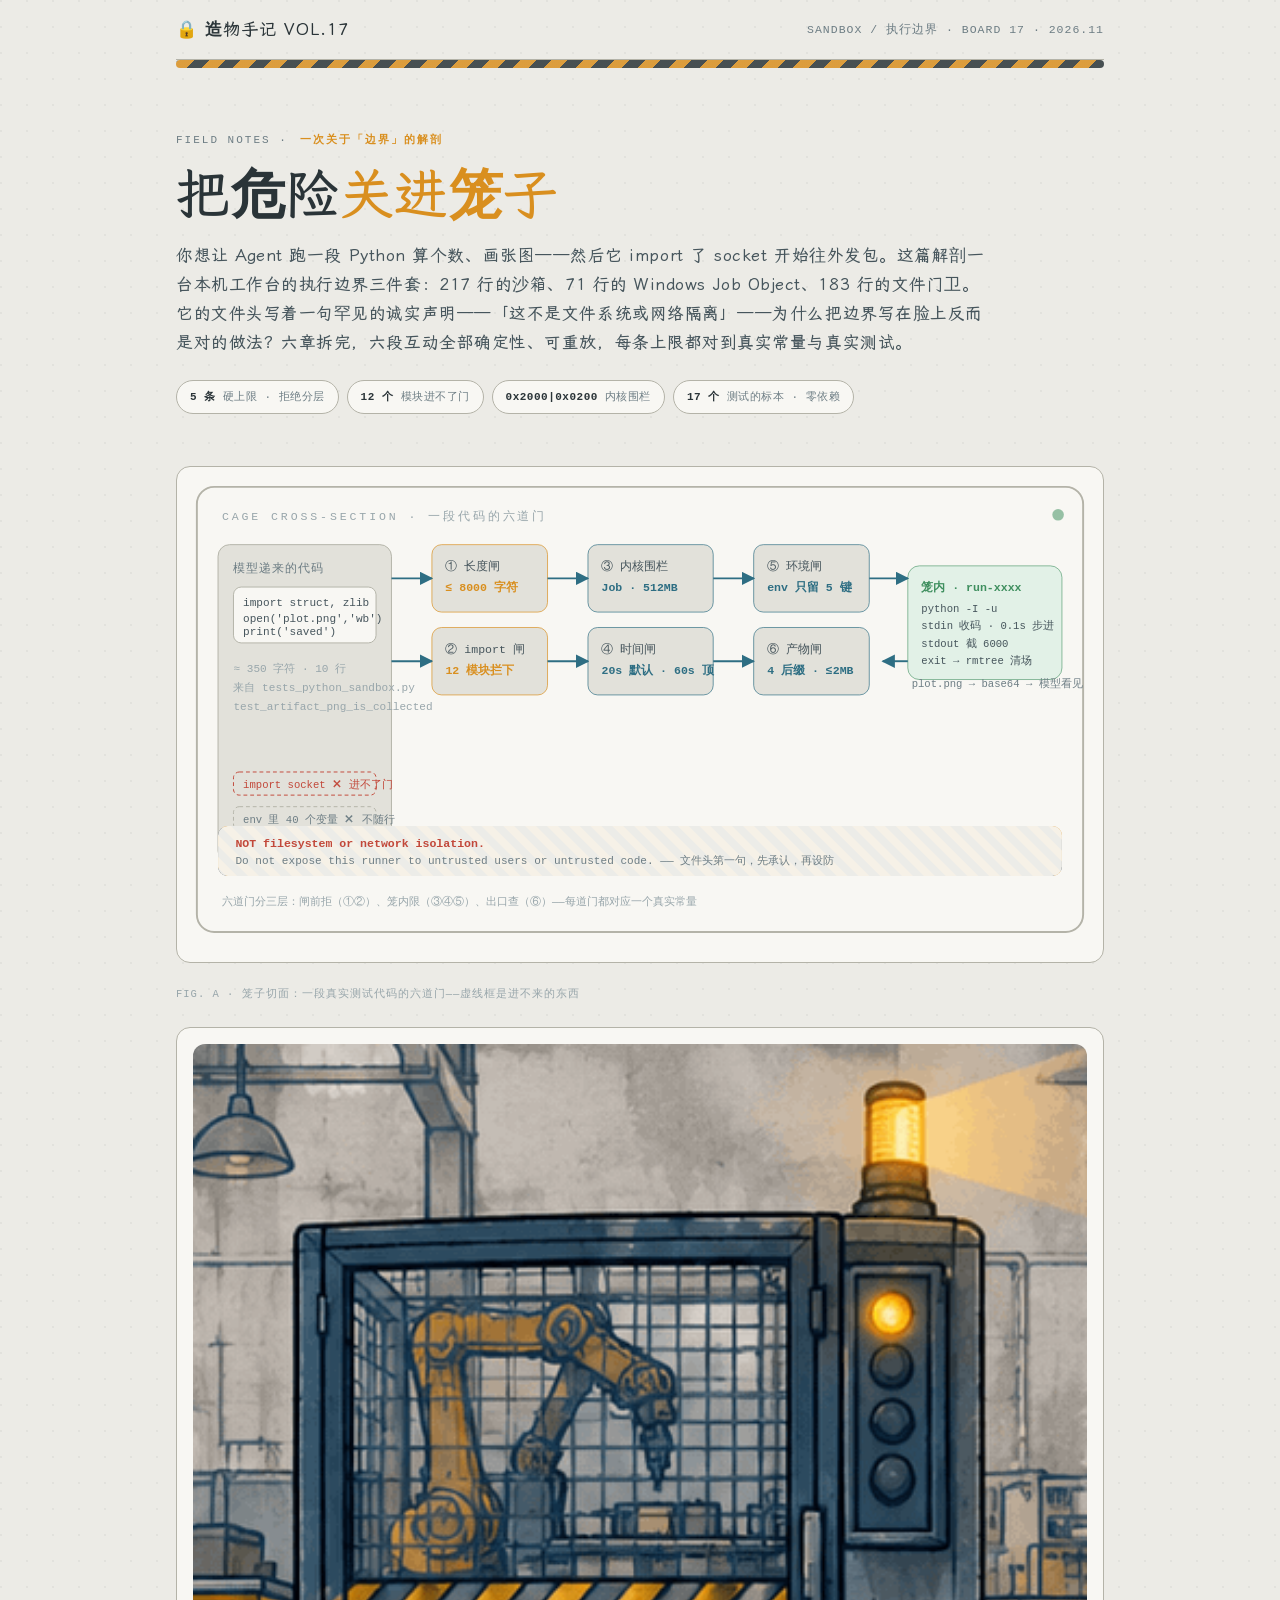
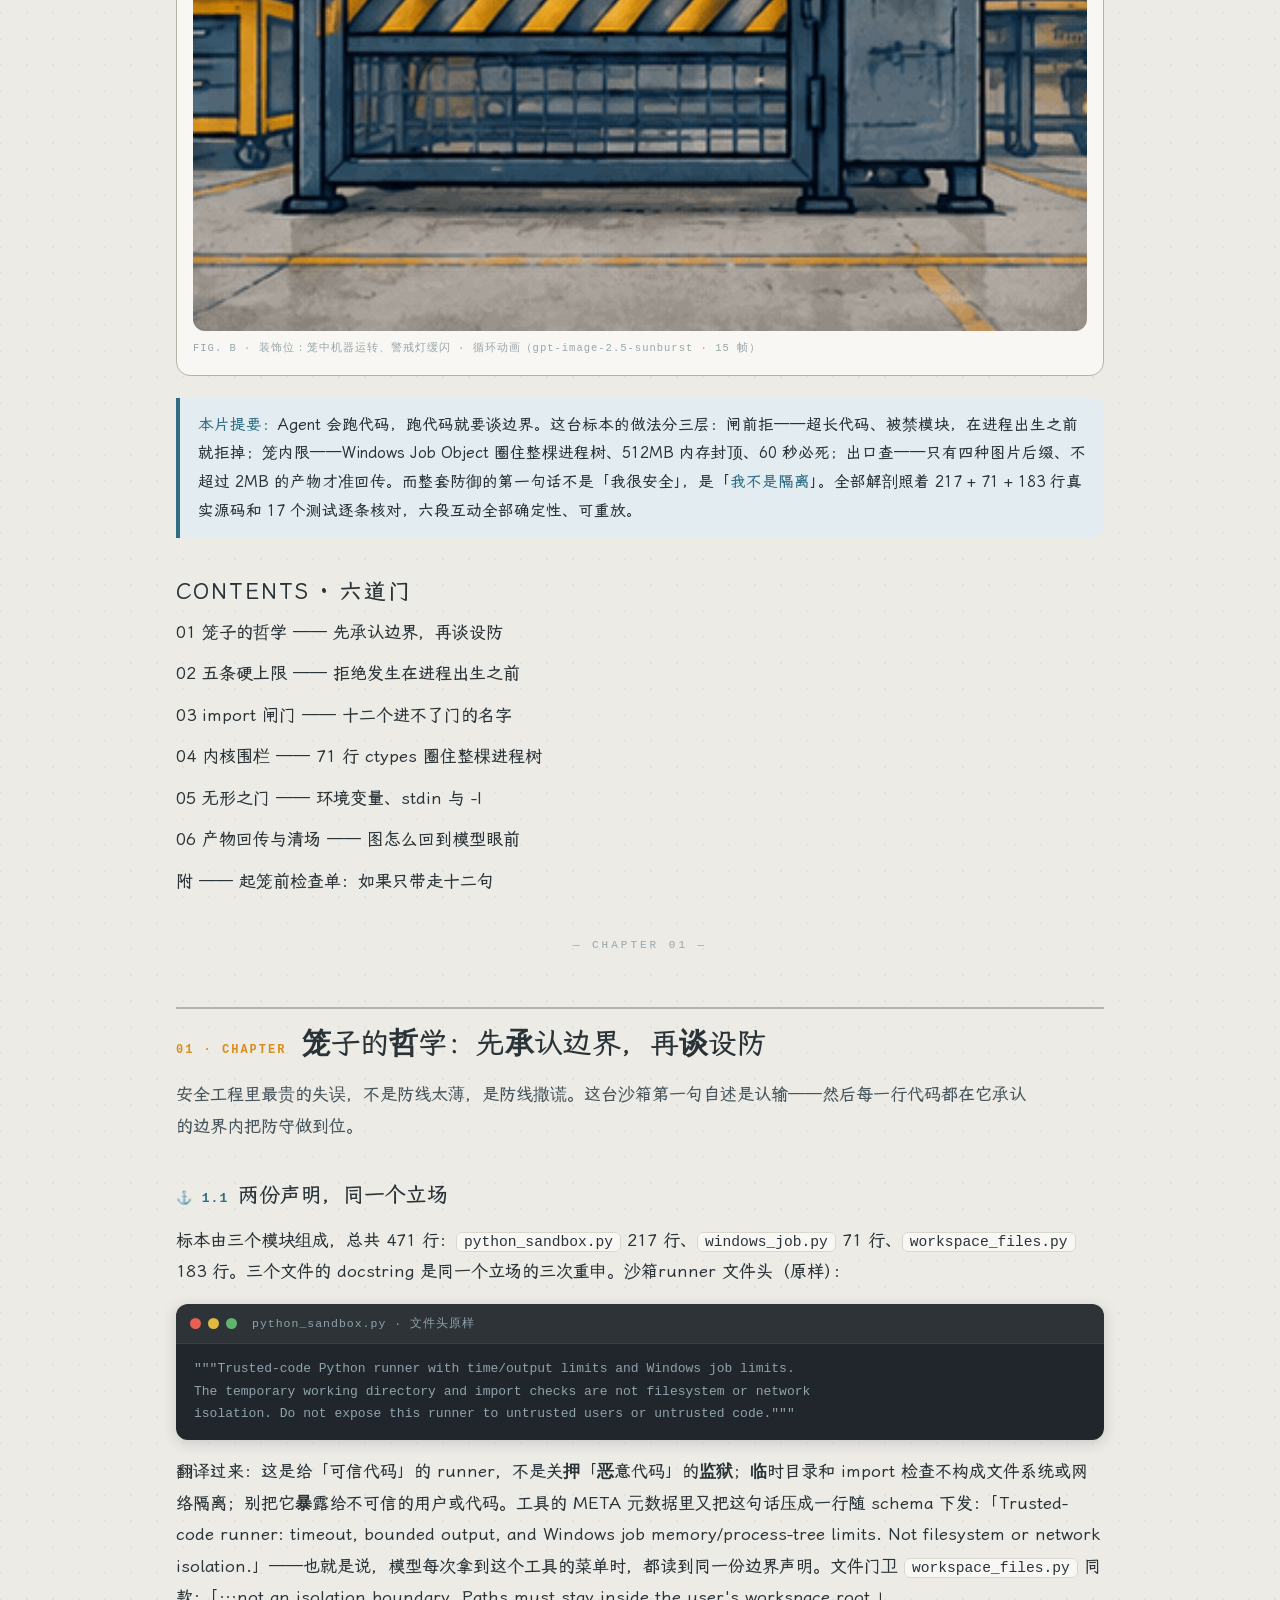
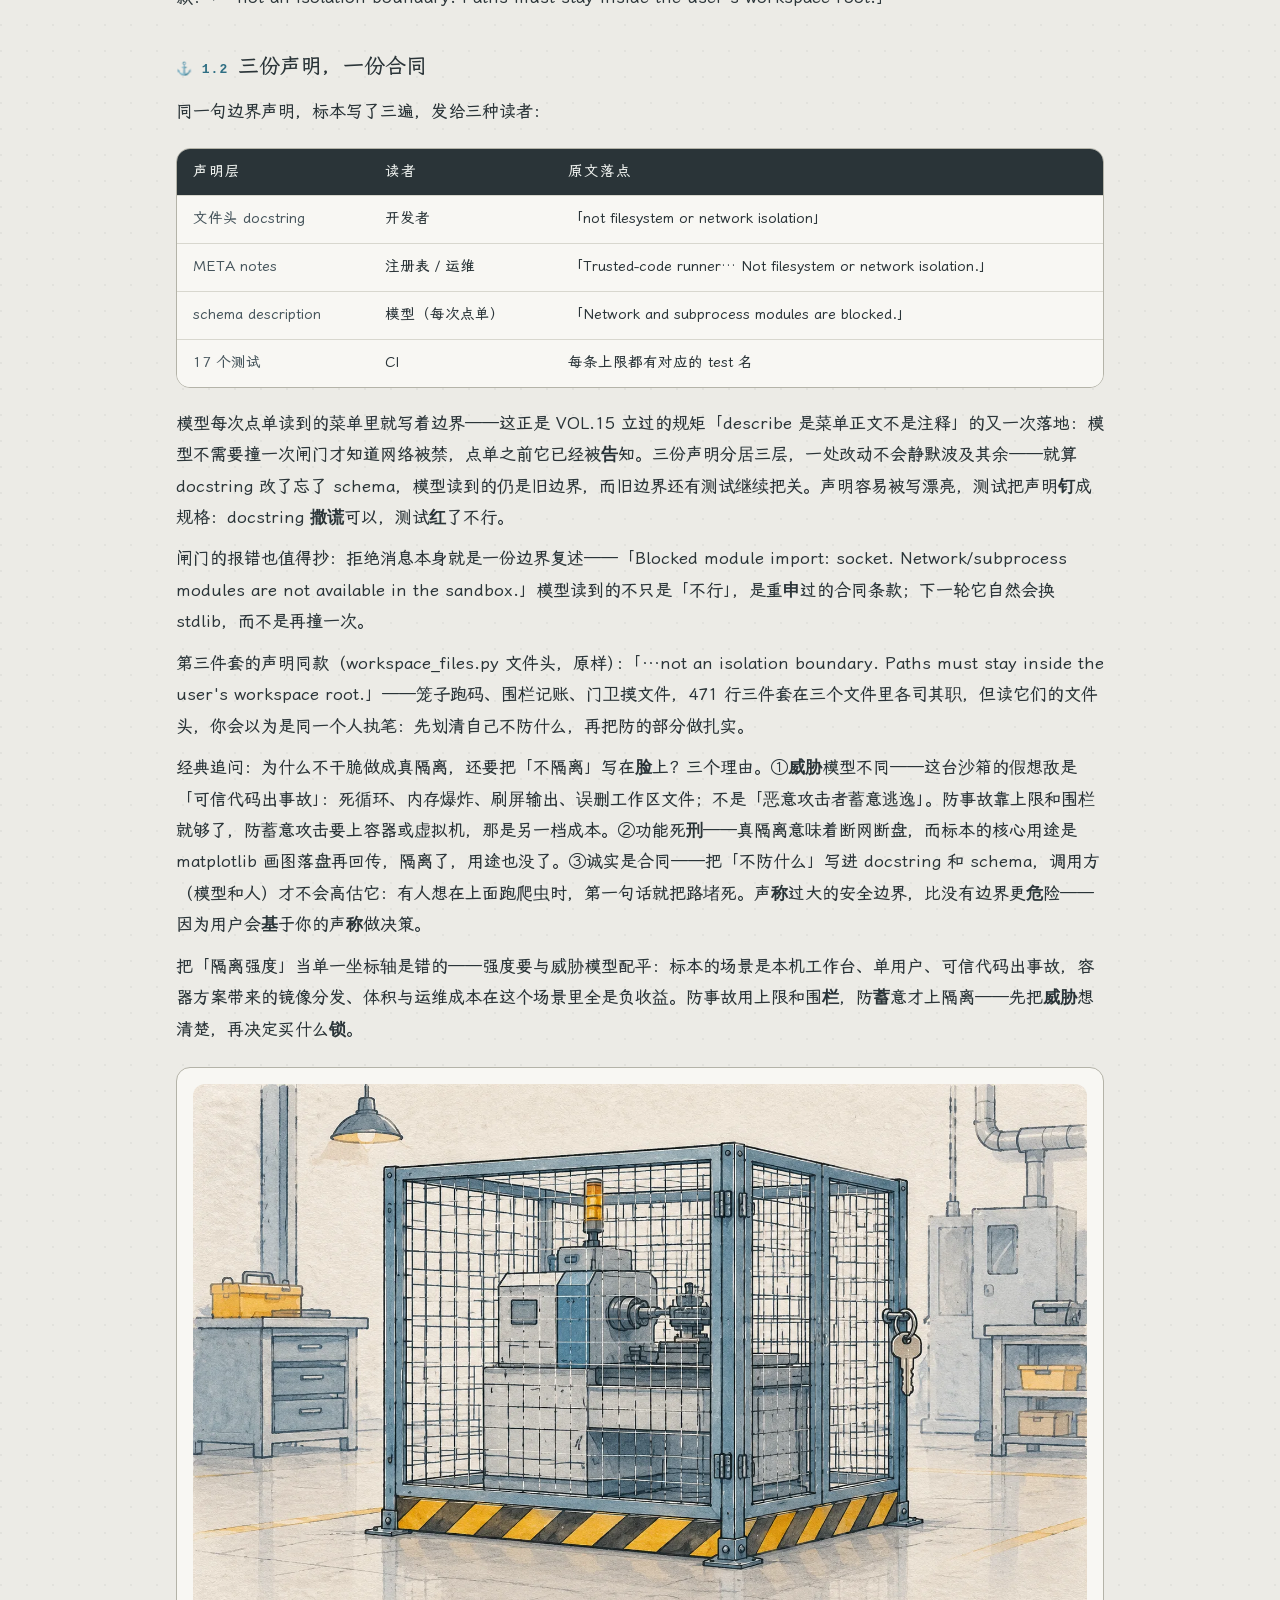
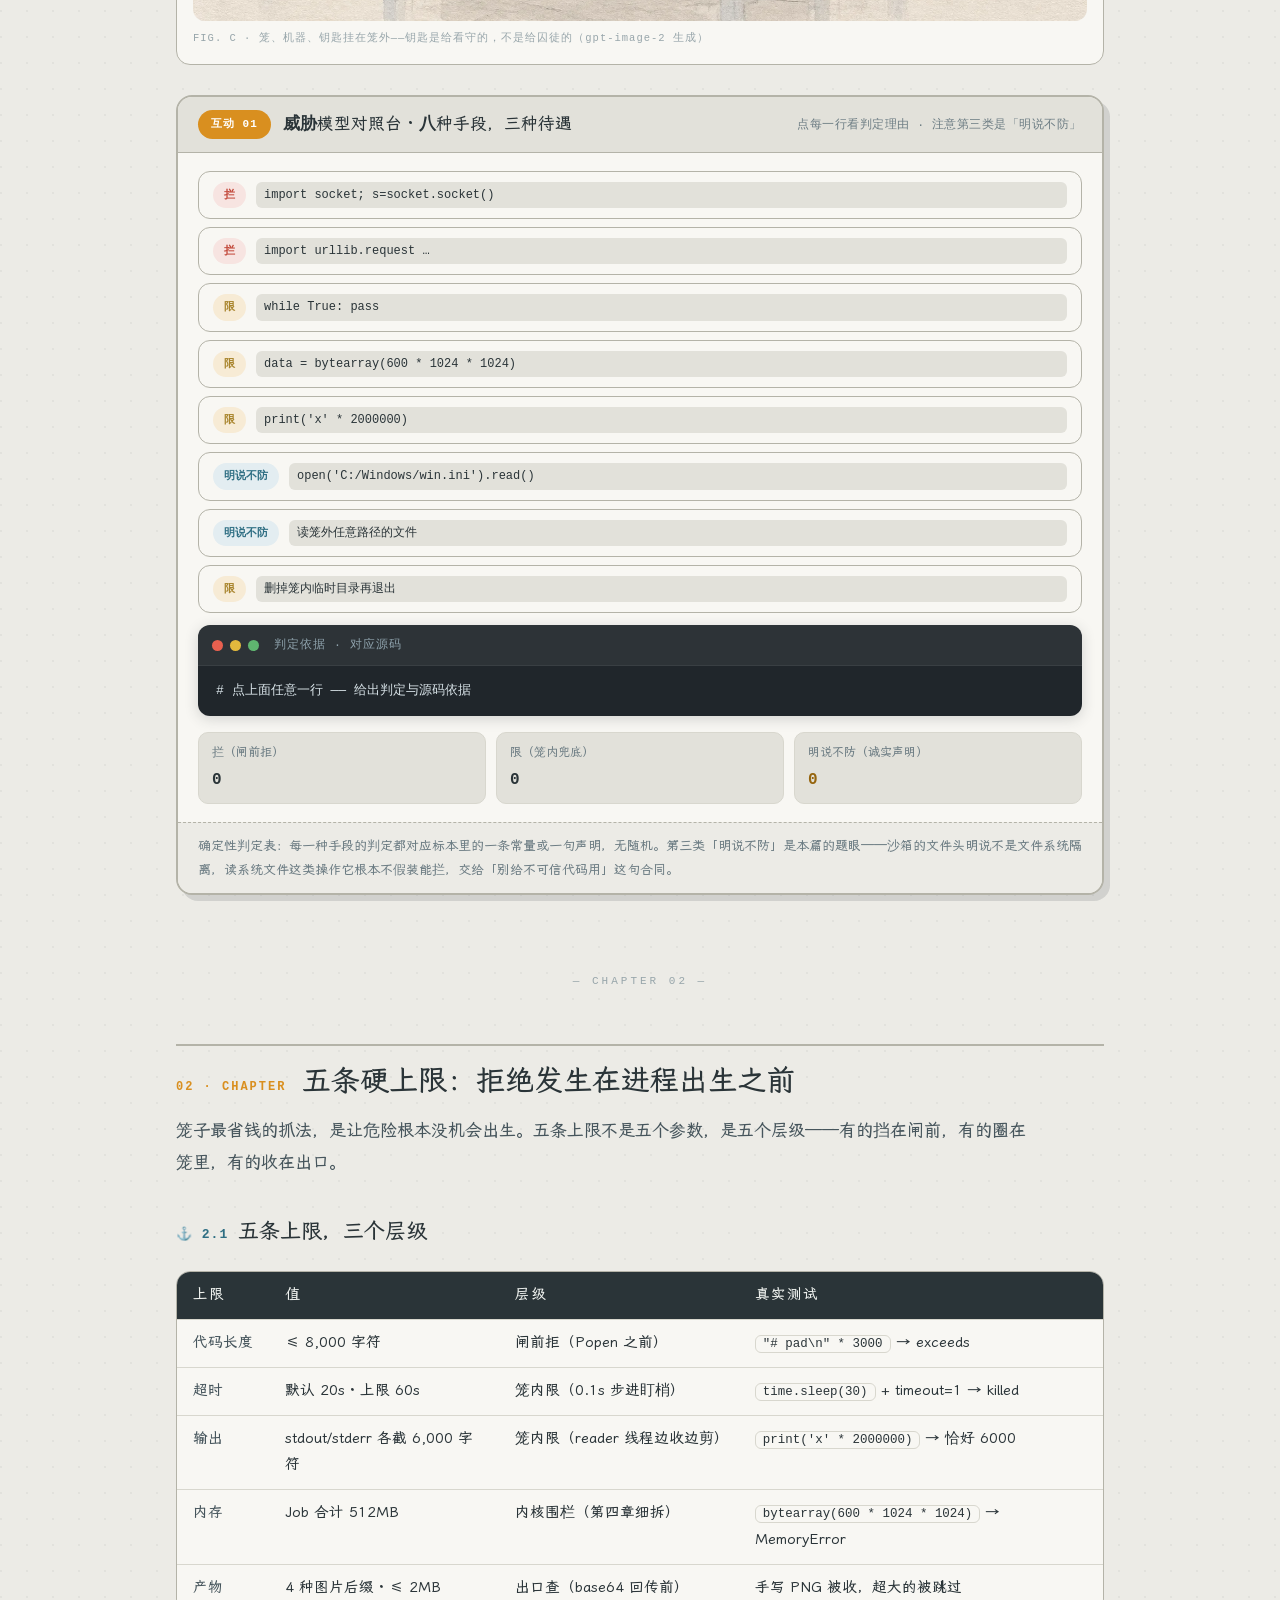
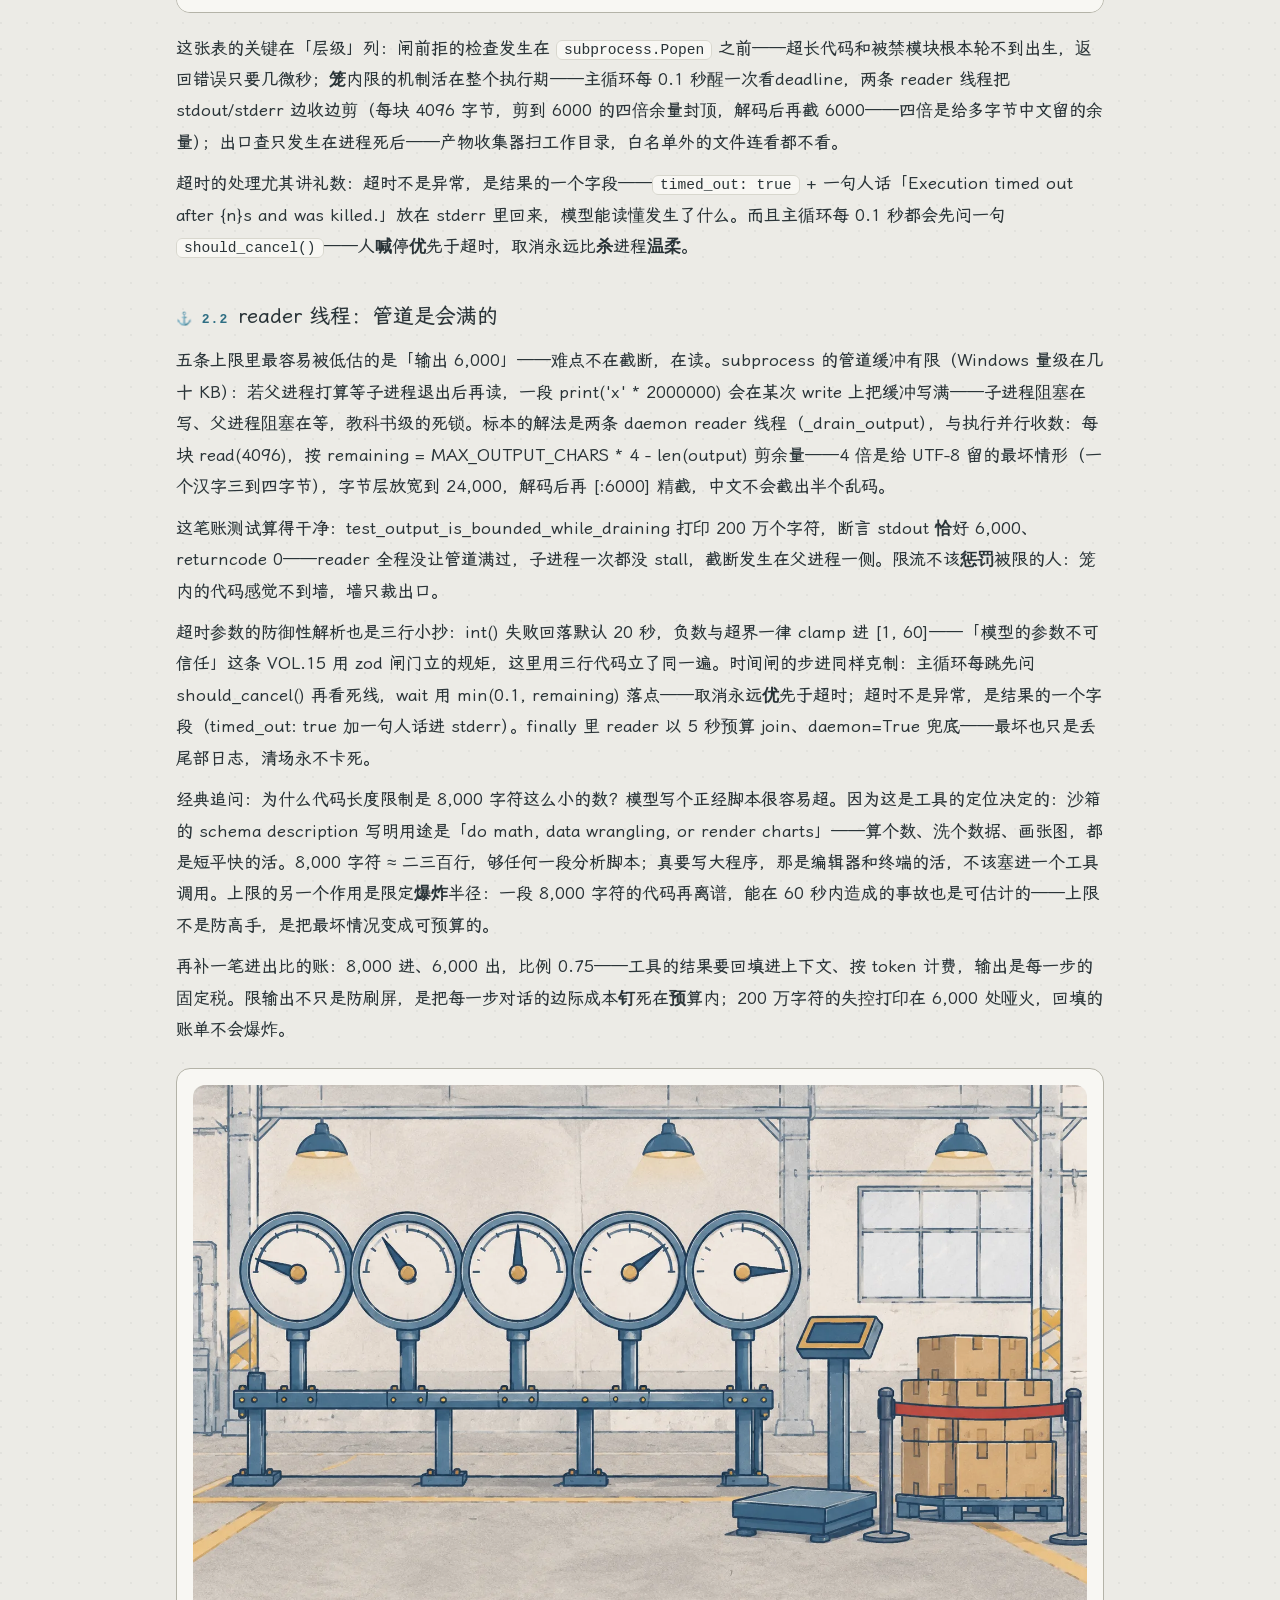
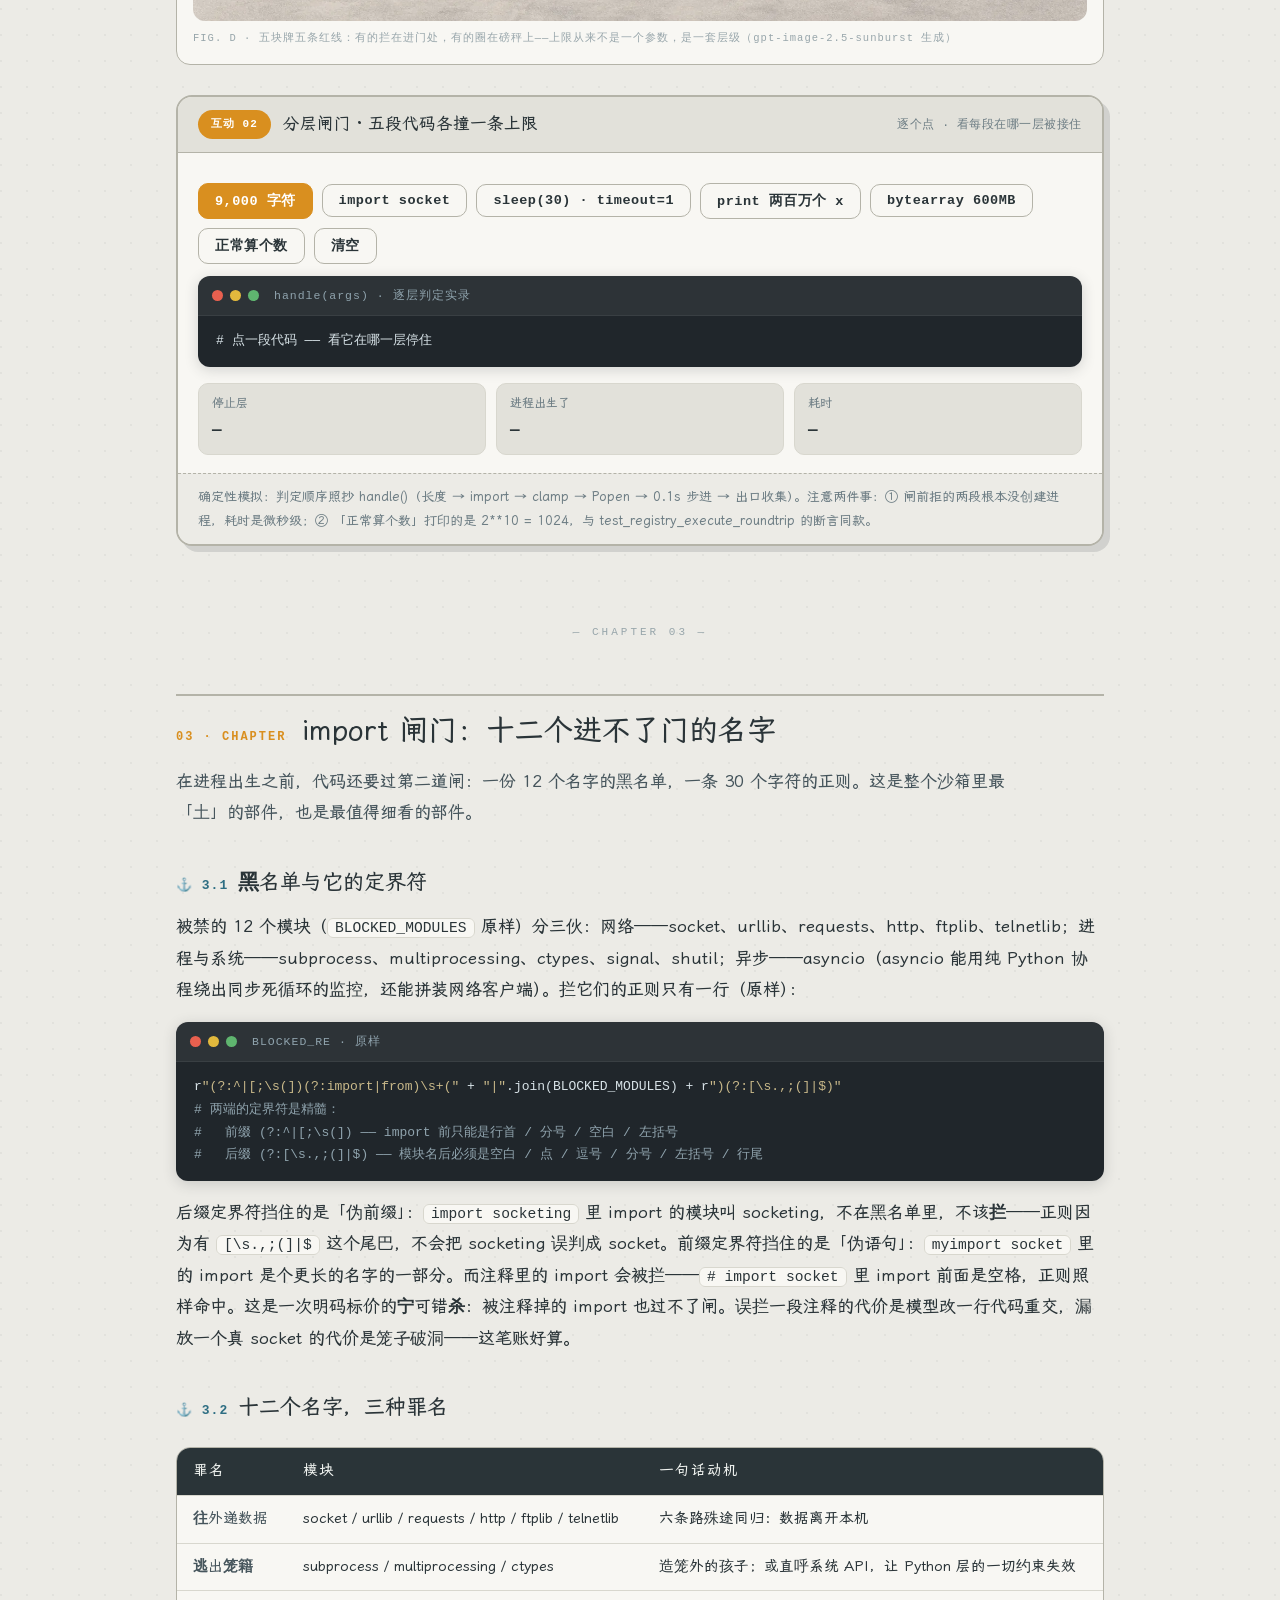
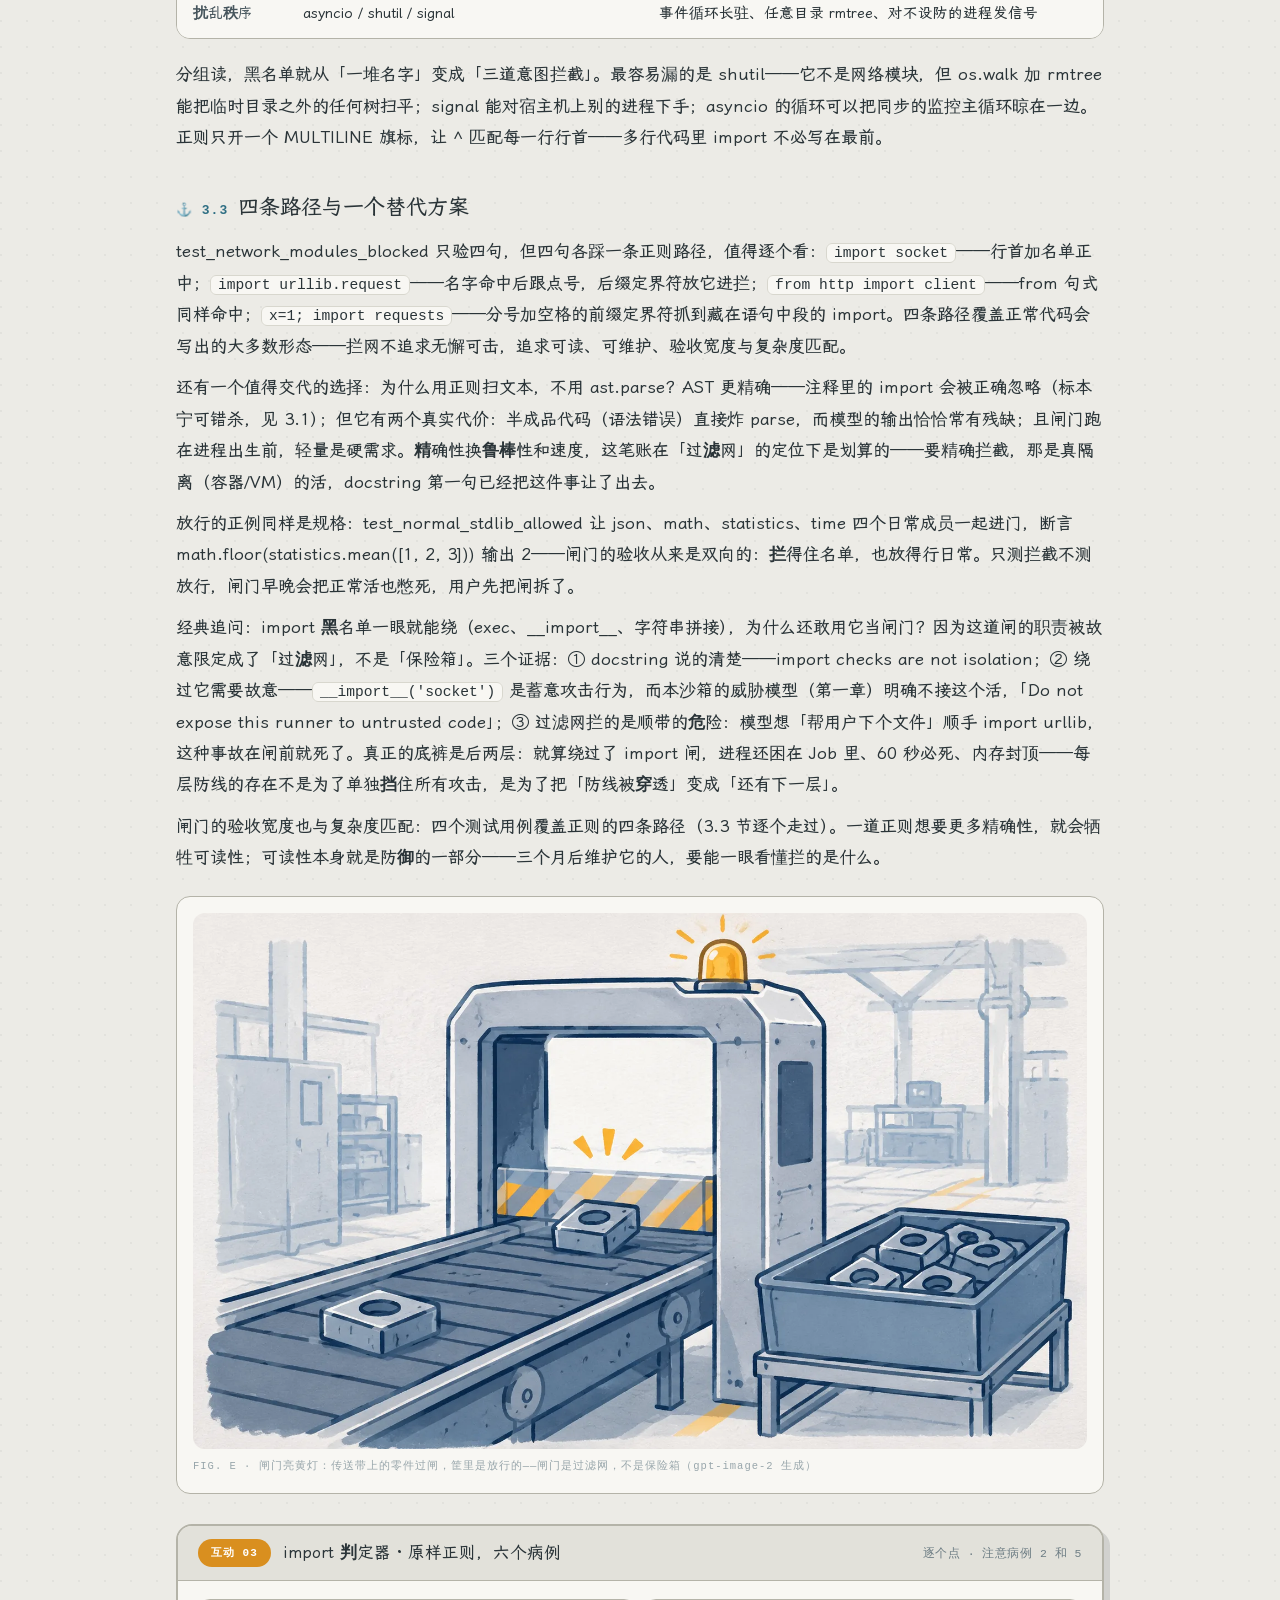
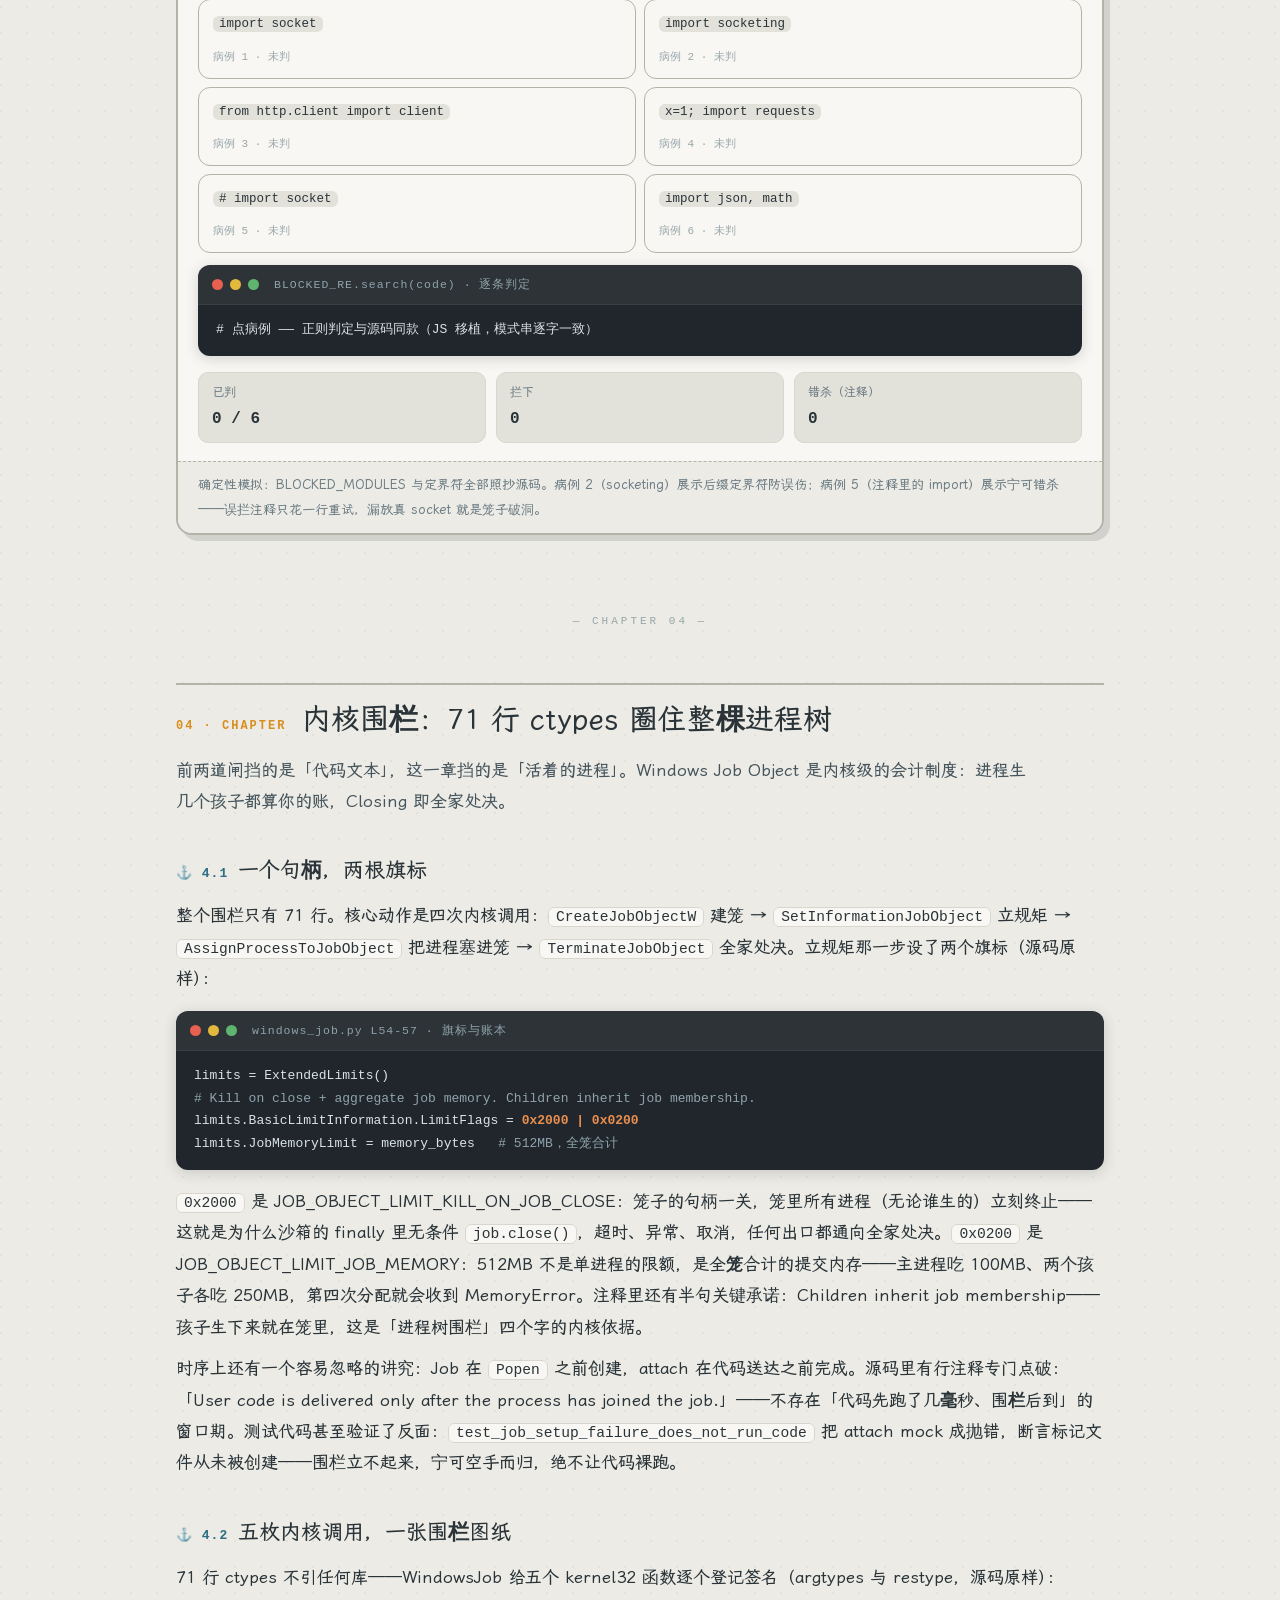
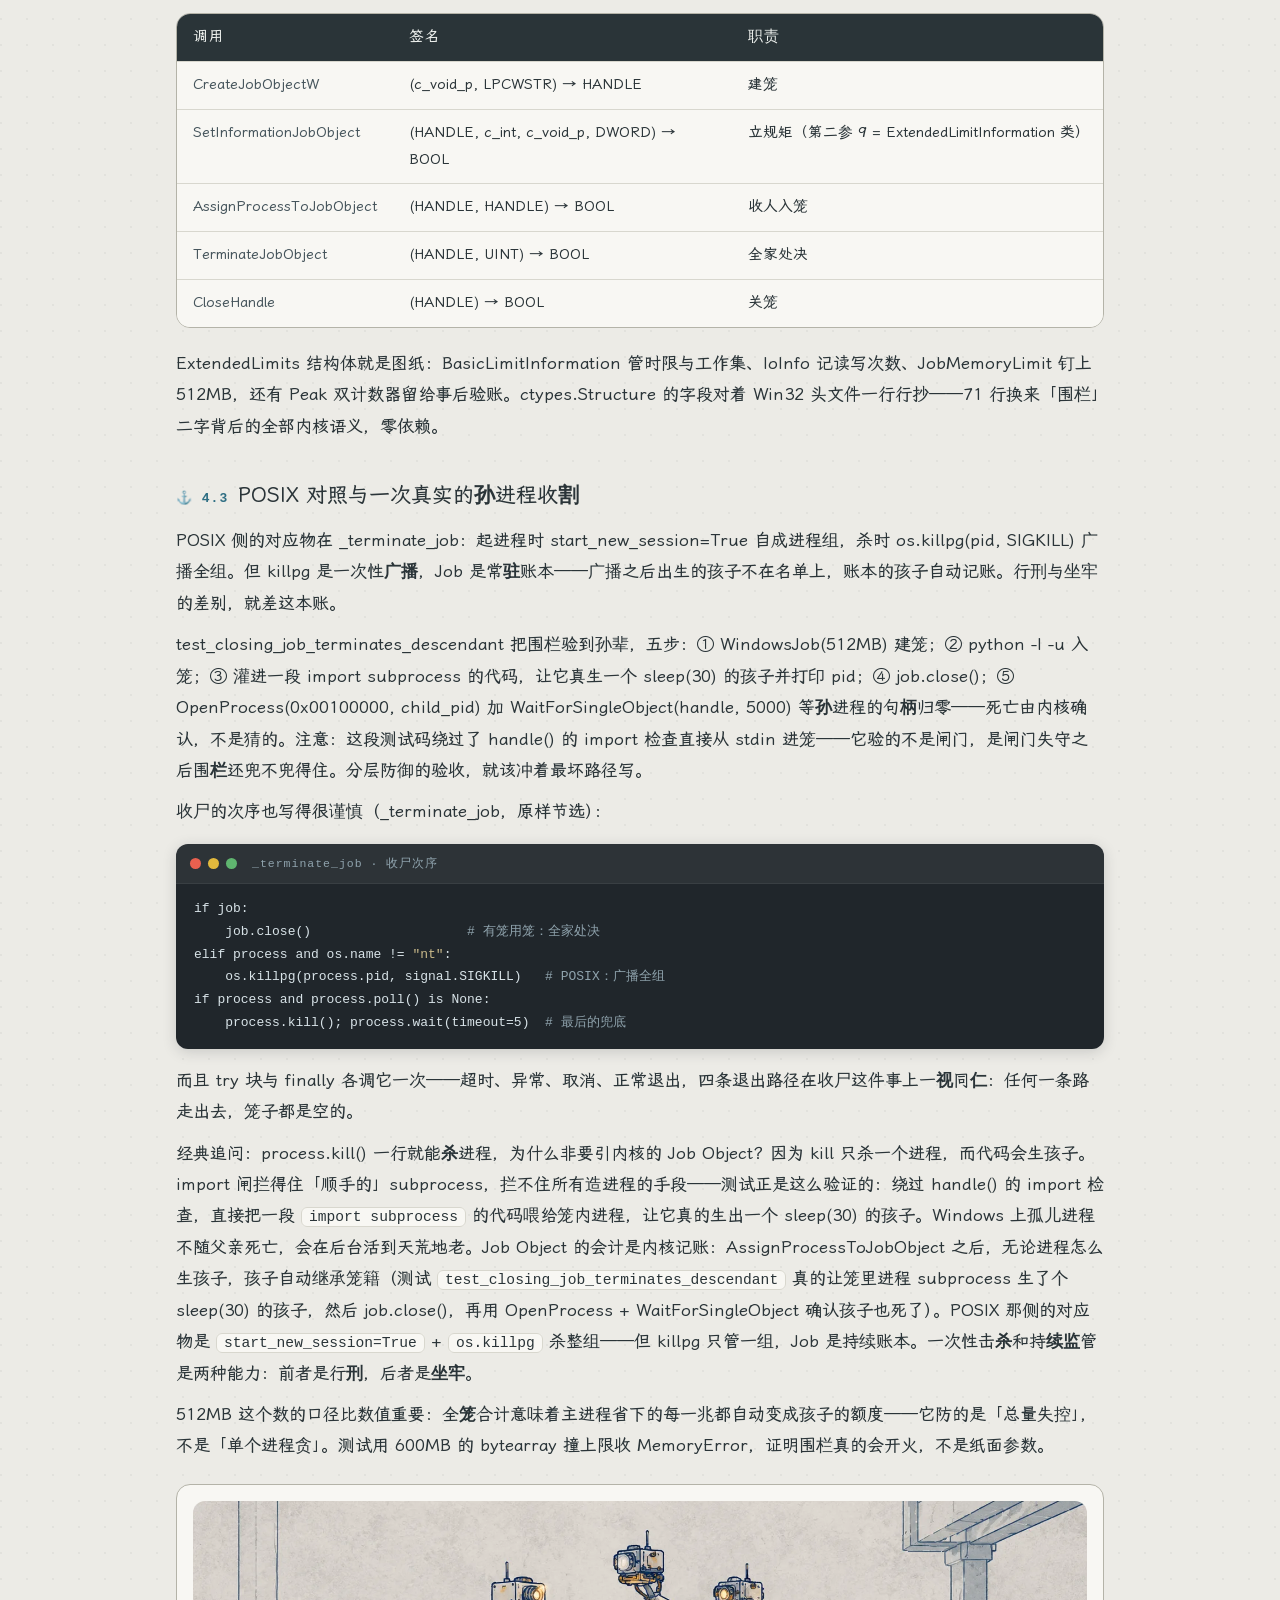
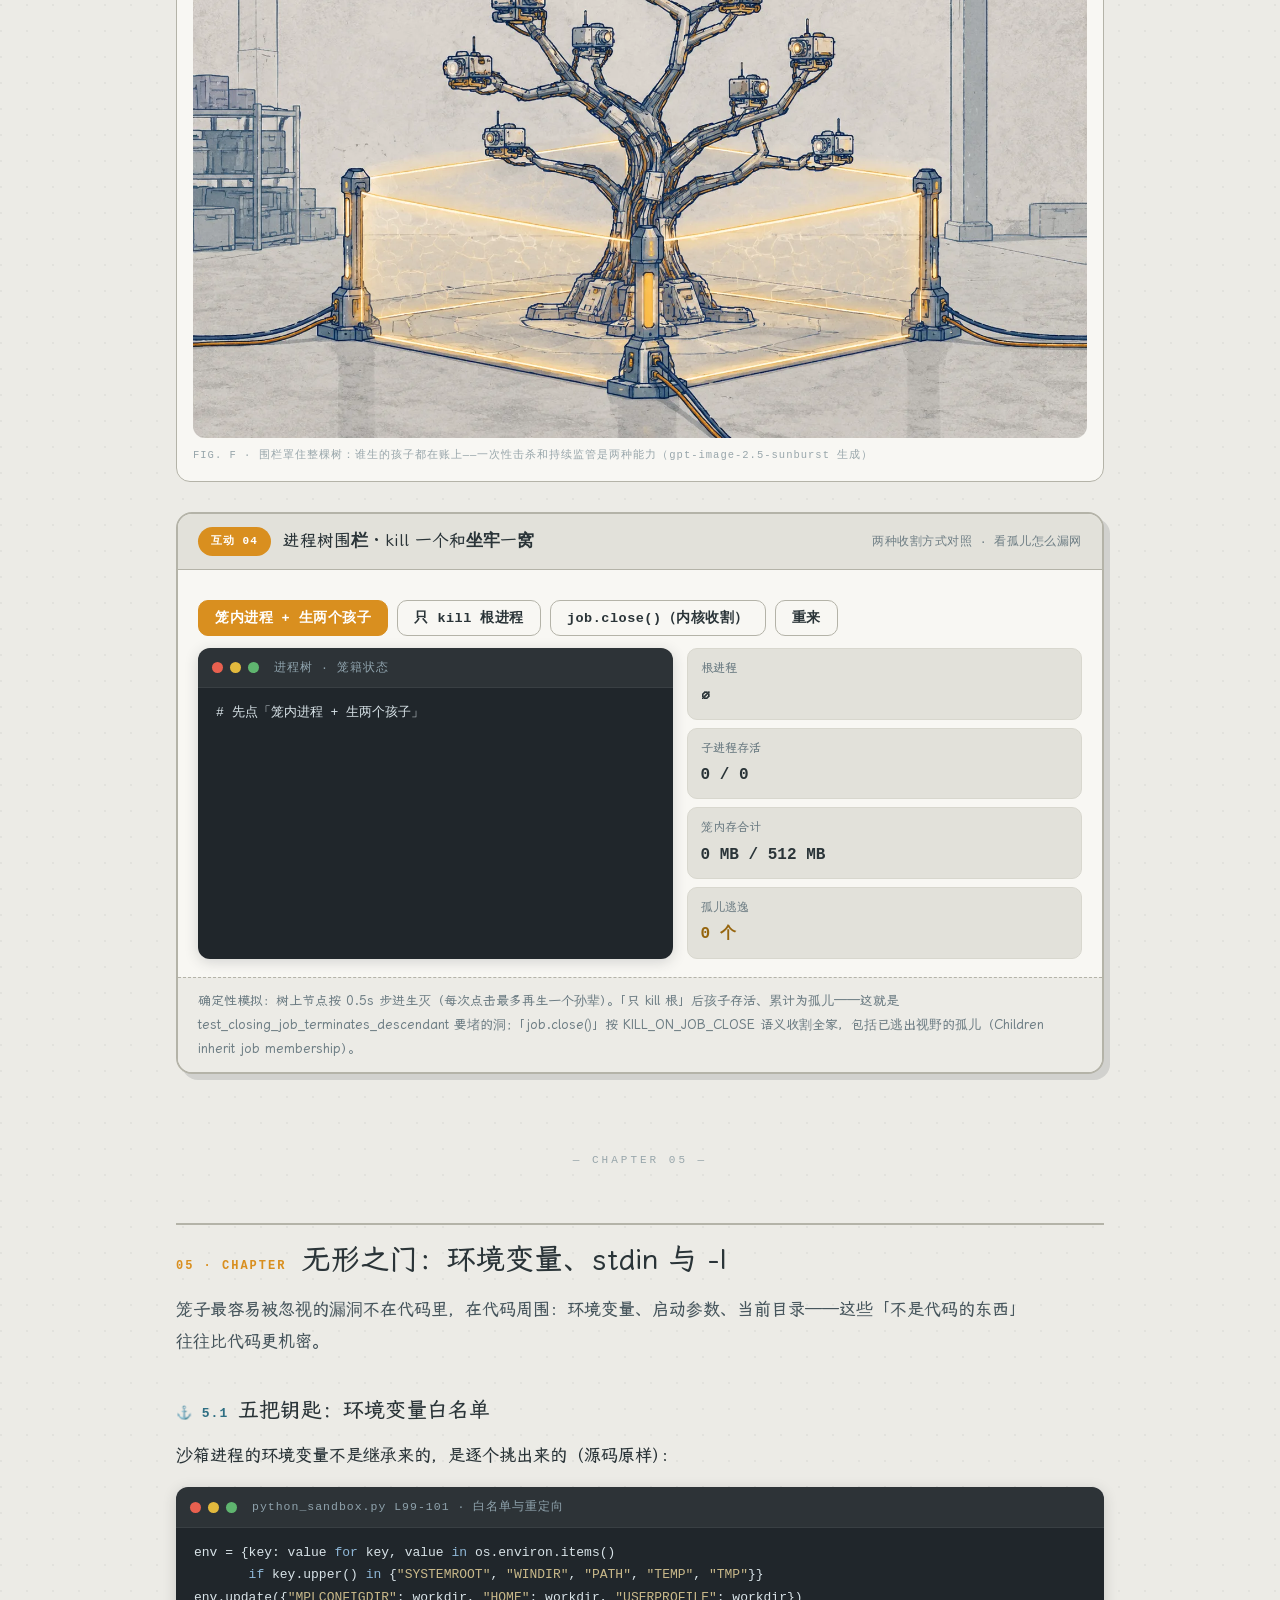
<file: index.html>
<!DOCTYPE html>
<html lang="zh-CN">
<head>
<meta charset="UTF-8">
<meta name="viewport" content="width=device-width, initial-scale=1.0">
<title>把危险关进笼子 · 造物手记 VOL.17</title>
<link rel="icon" href="data:,">
<link rel="stylesheet" href="assets/style.css">
</head>
<body>
<div class="wrap">
<div class="topbar">
  <div class="brand">🔒 造物手记 VOL.17</div>
  <div class="edition">SANDBOX / 执行边界 · BOARD 17 · 2026.11</div>
</div>
<div class="hazard"></div>
<div class="hero">
  <div class="eyebrow">FIELD NOTES · <b>一次关于「边界」的解剖</b></div>
  <h1>把危险<em>关进笼子</em>
  <span class="sub">你想让 Agent 跑一段 Python 算个数、画张图——然后它 import 了 socket 开始往外发包。这篇解剖一台本机工作台的执行边界三件套：217 行的沙箱、71 行的 Windows Job Object、183 行的文件门卫。它的文件头写着一句罕见的诚实声明——<b>「这不是文件系统或网络隔离」</b>——为什么把边界写在脸上反而是对的做法？六章拆完，六段互动全部确定性、可重放，每条上限都对到真实常量与真实测试。</span>
  </h1>
  <div class="hero-meta">
    <span class="pill"><b>5 条</b> 硬上限 · 拒绝分层</span>
    <span class="pill"><b>12 个</b> 模块进不了门</span>
    <span class="pill"><b>0x2000|0x0200</b> 内核围栏</span>
    <span class="pill"><b>17 个</b> 测试的标本 · 零依赖</span>
  </div>
</div>
<div class="fig">
<svg viewBox="0 0 928 470" width="100%" role="img" aria-label="笼子切面：一段代码要过六道门才能进笼、出笼">
  <defs>
    <marker id="sar" viewBox="0 0 10 10" refX="9" refY="5" markerWidth="7" markerHeight="7" orient="auto"><path d="M0 0L10 5L0 10z" fill="var(--steel)"/></marker>
    <pattern id="hz" width="16" height="16" patternTransform="rotate(-45)" patternUnits="userSpaceOnUse"><rect width="8" height="16" fill="var(--ink)"/><rect x="8" width="8" height="16" fill="var(--orange)"/></pattern>
  </defs>
  <rect x="4" y="4" width="920" height="462" rx="18" fill="var(--card)" stroke="var(--line-strong)" stroke-width="2"/>
  <text x="30" y="38" font-family="Consolas,monospace" font-size="12" letter-spacing="3" fill="var(--faint)">CAGE CROSS-SECTION · 一段代码的六道门</text>
  <circle cx="898" cy="33" r="6" fill="var(--green)"><animate attributeName="opacity" values="1;.25;1" dur="1.6s" repeatCount="indefinite"/></circle>
  <rect x="26" y="64" width="180" height="330" rx="12" fill="var(--paper-deep)" stroke="var(--line-strong)"/>
  <text x="42" y="92" font-family="Consolas,monospace" font-size="12" fill="var(--muted)" letter-spacing="1">模型递来的代码</text>
  <g font-family="Consolas,monospace" font-size="11.5" fill="var(--ink-soft)">
    <rect x="42" y="108" width="148" height="58" rx="8" fill="var(--card)" stroke="var(--line-strong)"/>
    <text x="52" y="128">import struct, zlib</text>
    <text x="52" y="144">open('plot.png','wb')</text>
    <text x="52" y="158">print('saved')</text>
    <text x="42" y="196" fill="var(--faint)">≈ 350 字符 · 10 行</text>
    <text x="42" y="216" fill="var(--faint)">来自 tests_python_sandbox.py</text>
    <text x="42" y="236" fill="var(--faint)">test_artifact_png_is_collected</text>
  </g>
  <rect x="42" y="300" width="148" height="24" rx="6" fill="none" stroke="var(--red)" stroke-dasharray="4 3"/>
  <text x="52" y="317" font-family="Consolas,monospace" font-size="11" fill="var(--red)">import socket ✕ 进不了门</text>
  <rect x="42" y="336" width="148" height="24" rx="6" fill="none" stroke="var(--line-strong)" stroke-dasharray="4 3"/>
  <text x="52" y="353" font-family="Consolas,monospace" font-size="11" fill="var(--muted)">env 里 40 个变量 ✕ 不随行</text>
  <g font-family="Consolas,monospace" font-size="12">
    <g><rect x="248" y="64" width="120" height="70" rx="10" fill="var(--paper-deep)" stroke="var(--orange)" stroke-opacity=".7"/><text x="262" y="90" fill="var(--ink-soft)">① 长度闸</text><text x="262" y="112" fill="var(--orange)" font-weight="700">≤ 8000 字符</text><path d="M206 99 H248" stroke="var(--steel)" stroke-width="2" marker-end="url(#sar)"/></g>
    <g><rect x="248" y="150" width="120" height="70" rx="10" fill="var(--paper-deep)" stroke="var(--orange)" stroke-opacity=".7"/><text x="262" y="176" fill="var(--ink-soft)">② import 闸</text><text x="262" y="198" fill="var(--orange)" font-weight="700">12 模块拦下</text><path d="M206 185 H248" stroke="var(--steel)" stroke-width="2" marker-end="url(#sar)"/></g>
    <g><rect x="410" y="64" width="130" height="70" rx="10" fill="var(--paper-deep)" stroke="var(--steel)" stroke-opacity=".7"/><text x="424" y="90" fill="var(--ink-soft)">③ 内核围栏</text><text x="424" y="112" fill="var(--steel)" font-weight="700">Job · 512MB</text><path d="M368 99 H410" stroke="var(--steel)" stroke-width="2" marker-end="url(#sar)"/></g>
    <g><rect x="410" y="150" width="130" height="70" rx="10" fill="var(--paper-deep)" stroke="var(--steel)" stroke-opacity=".7"/><text x="424" y="176" fill="var(--ink-soft)">④ 时间闸</text><text x="424" y="198" fill="var(--steel)" font-weight="700">20s 默认 · 60s 顶</text><path d="M368 185 H410" stroke="var(--steel)" stroke-width="2" marker-end="url(#sar)"/></g>
    <g><rect x="582" y="64" width="120" height="70" rx="10" fill="var(--paper-deep)" stroke="var(--steel)" stroke-opacity=".7"/><text x="596" y="90" fill="var(--ink-soft)">⑤ 环境闸</text><text x="596" y="112" fill="var(--steel)" font-weight="700">env 只留 5 键</text><path d="M540 99 H582" stroke="var(--steel)" stroke-width="2" marker-end="url(#sar)"/></g>
    <g><rect x="582" y="150" width="120" height="70" rx="10" fill="var(--paper-deep)" stroke="var(--steel)" stroke-opacity=".7"/><text x="596" y="176" fill="var(--ink-soft)">⑥ 产物闸</text><text x="596" y="198" fill="var(--steel)" font-weight="700">4 后缀 · ≤2MB</text><path d="M540 185 H582" stroke="var(--steel)" stroke-width="2" marker-end="url(#sar)"/></g>
  </g>
  <rect x="742" y="86" width="160" height="118" rx="12" fill="var(--green-soft)" stroke="var(--green)" stroke-opacity=".6"/>
  <text x="756" y="112" font-family="Consolas,monospace" font-size="12" fill="var(--green)" font-weight="700">笼内 · run-xxxx</text>
  <g font-family="Consolas,monospace" font-size="11" fill="var(--ink-soft)">
    <text x="756" y="134">python -I -u</text>
    <text x="756" y="152">stdin 收码 · 0.1s 步进</text>
    <text x="756" y="170">stdout 截 6000</text>
    <text x="756" y="188">exit → rmtree 清场</text>
  </g>
  <path d="M702 99 H742" stroke="var(--steel)" stroke-width="2" marker-end="url(#sar)"/>
  <path d="M742 185 H716" stroke="var(--steel)" stroke-width="2" marker-end="url(#sar)"/>
  <text x="746" y="212" font-family="Consolas,monospace" font-size="11" fill="var(--muted)">plot.png → base64 → 模型看见</text>
  <rect x="26" y="356" width="876" height="52" rx="10" fill="url(#hz)" opacity=".92"/>
  <rect x="26" y="356" width="876" height="52" rx="10" fill="var(--card)" opacity=".94"/>
  <text x="44" y="378" font-family="Consolas,monospace" font-size="12" fill="var(--red)" font-weight="700">NOT filesystem or network isolation.</text>
  <text x="44" y="396" font-family="Consolas,monospace" font-size="11.5" fill="var(--muted)">Do not expose this runner to untrusted users or untrusted code. —— 文件头第一句，先承认，再设防</text>
  <text x="30" y="438" font-family="Consolas,monospace" font-size="11" fill="var(--faint)">六道门分三层：闸前拒（①②）、笼内限（③④⑤）、出口查（⑥）——每道门都对应一个真实常量</text>
</svg>
</div>
<div class="fig-cap">FIG. A · 笼子切面：一段真实测试代码的六道门——虚线框是进不来的东西</div>
<div class="fig">
<img src="assets/hero-loop.gif" alt="笼中机器运转、警戒灯闪烁的循环动画" loading="lazy" style="width:100%;border-radius:12px;display:block">
<div class="fig-cap">FIG. B · 装饰位：笼中机器运转、警戒灯缓闪 · 循环动画（gpt-image-2.5-sunburst · 15 帧）</div>
</div>
<div class="note"><b>本片提要：</b>Agent 会跑代码，跑代码就要谈边界。这台标本的做法分三层：闸前拒——超长代码、被禁模块，在进程出生之前就拒掉；笼内限——Windows Job Object 圈住整棵进程树、512MB 内存封顶、60 秒必死；出口查——只有四种图片后缀、不超过 2MB 的产物才准回传。而整套防御的第一句话不是「我很安全」，是「<b>我不是隔离</b>」。全部解剖照着 217 + 71 + 183 行真实源码和 17 个测试逐条核对，六段互动全部确定性、可重放。</div>
<h2 style="font-size:22px;letter-spacing:2px;margin:40px 0 4px">CONTENTS · 六道门</h2>
<div class="pack" style="display:block">
  <p>01 笼子的哲学 —— 先承认边界，再谈设防</p>
  <p>02 五条硬上限 —— 拒绝发生在进程出生之前</p>
  <p>03 import 闸门 —— 十二个进不了门的名字</p>
  <p>04 内核围栏 —— 71 行 ctypes 圈住整棵进程树</p>
  <p>05 无形之门 —— 环境变量、stdin 与 -I</p>
  <p>06 产物回传与清场 —— 图怎么回到模型眼前</p>
  <p>附 —— 起笼前检查单：如果只带走十二句</p>
</div>
<div class="meridian">— CHAPTER 01 —</div>
<div class="chapter" id="ch1">
<div class="ch-head"><span class="ch-no">01 · CHAPTER</span><h2>笼子的哲学：先承认边界，再谈设防</h2></div>
<p class="ch-lead">安全工程里最贵的失误，不是防线太薄，是防线撒谎。这台沙箱第一句自述是认输——然后每一行代码都在它承认的边界内把防守做到位。</p>
<h3><span class="h3n">⚓ 1.1</span>两份声明，同一个立场</h3>
<p>标本由三个模块组成，总共 <b>471 行</b>：<code>python_sandbox.py</code> 217 行、<code>windows_job.py</code> 71 行、<code>workspace_files.py</code> 183 行。三个文件的 docstring 是同一个立场的三次重申。沙箱runner 文件头（原样）：</p>
<div class="term">
<div class="term-head"><span class="d d1"></span><span class="d d2"></span><span class="d d3"></span><span class="tt">python_sandbox.py · 文件头原样</span></div>
<pre><span class="c">"""Trusted-code Python runner with time/output limits and Windows job limits.</span>
<span class="c">The temporary working directory and import checks are not filesystem or network</span>
<span class="c">isolation. Do not expose this runner to untrusted users or untrusted code."""</span></pre>
</div>
<p>翻译过来：<b>这是给「可信代码」的 runner，不是关押「恶意代码」的监狱；临时目录和 import 检查不构成文件系统或网络隔离；别把它暴露给不可信的用户或代码。</b>工具的 META 元数据里又把这句话压成一行随 schema 下发：「Trusted-code runner: timeout, bounded output, and Windows job memory/process-tree limits. <b>Not filesystem or network isolation.</b>」——也就是说，模型每次拿到这个工具的菜单时，都读到同一份边界声明。文件门卫 <code>workspace_files.py</code> 同款：「…not an isolation boundary. Paths must stay inside the user's workspace root.」</p>
<h3><span class="h3n">⚓ 1.2</span>三份声明，一份合同</h3>
<p>同一句边界声明，标本写了三遍，发给三种读者：</p>
<div class="tbl-wrap"><table class="tbl">
<tr><th>声明层</th><th>读者</th><th>原文落点</th></tr>
<tr><td class="k">文件头 docstring</td><td>开发者</td><td>「not filesystem or network isolation」</td></tr>
<tr><td class="k">META notes</td><td>注册表 / 运维</td><td>「Trusted-code runner… Not filesystem or network isolation.」</td></tr>
<tr><td class="k">schema description</td><td>模型（每次点单）</td><td>「Network and subprocess modules are blocked.」</td></tr>
<tr><td class="k">17 个测试</td><td>CI</td><td>每条上限都有对应的 test 名</td></tr>
</table></div>
<p>模型每次点单读到的菜单里就写着边界——这正是 VOL.15 立过的规矩「describe 是菜单正文不是注释」的又一次落地：模型不需要撞一次闸门才知道网络被禁，<b>点单之前它已经被告知</b>。三份声明分居三层，一处改动不会静默波及其余——就算 docstring 改了忘了 schema，模型读到的仍是旧边界，而旧边界还有测试继续把关。<b>声明容易被写漂亮，测试把声明钉成规格：docstring 撒谎可以，测试红了不行。</b></p>
<p>闸门的报错也值得抄：拒绝消息本身就是一份边界复述——「Blocked module import: socket. Network/subprocess modules are not available in the sandbox.」模型读到的不只是「不行」，是<b>重申过的合同条款</b>；下一轮它自然会换 stdlib，而不是再撞一次。</p>

<p>第三件套的声明同款（workspace_files.py 文件头，原样）：「…<b>not an isolation boundary. Paths must stay inside the user's workspace root.</b>」——笼子跑码、围栏记账、门卫摸文件，471 行三件套在三个文件里各司其职，但读它们的文件头，你会以为是同一个人执笔：先划清自己<b>不防什么</b>，再把防的部分做扎实。</p>

<p><b>经典追问：为什么不干脆做成真隔离，还要把「不隔离」写在脸上？</b>三个理由。①<strong>威胁模型不同</strong>——这台沙箱的假想敌是「可信代码出事故」：死循环、内存爆炸、刷屏输出、误删工作区文件；不是「恶意攻击者蓄意逃逸」。防事故靠上限和围栏就够了，防蓄意攻击要上容器或虚拟机，那是另一档成本。②<strong>功能死刑</strong>——真隔离意味着断网断盘，而标本的核心用途是 matplotlib 画图落盘再回传，隔离了，用途也没了。③<strong>诚实是合同</strong>——把「不防什么」写进 docstring 和 schema，调用方（模型和人）才不会高估它：有人想在上面跑爬虫时，第一句话就把路堵死。<b>声称过大的安全边界，比没有边界更危险——因为用户会基于你的声称做决策。</b></p>
<p>把「隔离强度」当单一坐标轴是错的——强度要与威胁模型配平：标本的场景是本机工作台、单用户、可信代码出事故，容器方案带来的镜像分发、体积与运维成本在这个场景里全是负收益。<b>防事故用上限和围栏，防蓄意才上隔离——先把威胁想清楚，再决定买什么锁。</b></p>
<div class="fig"><img src="assets/ch1-cage.webp" alt="车间里关着小机器的金属笼" loading="lazy" style="width:100%;border-radius:12px;display:block">
<div class="fig-cap">FIG. C · 笼、机器、钥匙挂在笼外——钥匙是给看守的，不是给囚徒的（gpt-image-2 生成）</div>
</div>
<div class="demo" id="d1">
  <div class="demo-head">
    <span class="demo-tag">互动 01</span>
    <span class="demo-title">威胁模型对照台 · 八种手段，三种待遇</span>
    <span class="demo-hint">点每一行看判定理由 · 注意第三类是「明说不防」</span>
  </div>
  <div class="demo-body">
    <div id="d1-rows" style="display:flex;flex-direction:column;gap:8px"></div>
    <div class="term" style="margin-top:12px">
      <div class="term-head"><span class="d d1"></span><span class="d d2"></span><span class="d d3"></span><span class="tt">判定依据 · 对应源码</span></div>
      <pre id="d1-term"># 点上面任意一行 —— 给出判定与源码依据</pre>
    </div>
    <div class="readout">
      <div class="rd">拦（闸前拒）<b id="d1-block">0</b></div>
      <div class="rd">限（笼内兜底）<b id="d1-cap">0</b></div>
      <div class="rd">明说不防（诚实声明）<b id="d1-dis" class="hot">0</b></div>
    </div>
  </div>
  <div class="demo-foot">确定性判定表：每一种手段的判定都对应标本里的一条常量或一句声明，无随机。第三类「明说不防」是本篇的题眼——沙箱的文件头明说不是文件系统隔离，读系统文件这类操作它根本不假装能拦，交给「别给不可信代码用」这句合同。</div>
</div>
</div>
<div class="meridian">— CHAPTER 02 —</div>
<div class="chapter" id="ch2">
<div class="ch-head"><span class="ch-no">02 · CHAPTER</span><h2>五条硬上限：拒绝发生在进程出生之前</h2></div>
<p class="ch-lead">笼子最省钱的抓法，是让危险根本没机会出生。五条上限不是五个参数，是五个层级——有的挡在闸前，有的圈在笼里，有的收在出口。</p>
<h3><span class="h3n">⚓ 2.1</span>五条上限，三个层级</h3>
<div class="tbl-wrap"><table class="tbl">
<tr><th>上限</th><th>值</th><th>层级</th><th>真实测试</th></tr>
<tr><td class="k">代码长度</td><td>≤ 8,000 字符</td><td>闸前拒（Popen 之前）</td><td><code>"# pad\n" * 3000</code> → exceeds</td></tr>
<tr><td class="k">超时</td><td>默认 20s · 上限 60s</td><td>笼内限（0.1s 步进盯梢）</td><td><code>time.sleep(30)</code> + timeout=1 → killed</td></tr>
<tr><td class="k">输出</td><td>stdout/stderr 各截 6,000 字符</td><td>笼内限（reader 线程边收边剪）</td><td><code>print('x' * 2000000)</code> → 恰好 6000</td></tr>
<tr><td class="k">内存</td><td>Job 合计 512MB</td><td>内核围栏（第四章细拆）</td><td><code>bytearray(600 * 1024 * 1024)</code> → MemoryError</td></tr>
<tr><td class="k">产物</td><td>4 种图片后缀 · ≤ 2MB</td><td>出口查（base64 回传前）</td><td>手写 PNG 被收，超大的被跳过</td></tr>
</table></div>
<p>这张表的关键在「层级」列：<b>闸前拒</b>的检查发生在 <code>subprocess.Popen</code> 之前——超长代码和被禁模块根本轮不到出生，返回错误只要几微秒；<b>笼内限</b>的机制活在整个执行期——主循环每 0.1 秒醒一次看deadline，两条 reader 线程把 stdout/stderr 边收边剪（每块 4096 字节，剪到 6000 的四倍余量封顶，解码后再截 6000——四倍是给多字节中文留的余量）；<b>出口查</b>只发生在进程死后——产物收集器扫工作目录，白名单外的文件连看都不看。</p>
<p>超时的处理尤其讲礼数：超时不是异常，是结果的一个字段——<code>timed_out: true</code> + 一句人话「Execution timed out after {n}s and was killed.」放在 stderr 里回来，模型能读懂发生了什么。而且主循环每 0.1 秒都会先问一句 <code>should_cancel()</code>——<b>人喊停优先于超时，取消永远比杀进程温柔</b>。</p>
<h3><span class="h3n">⚓ 2.2</span>reader 线程：管道是会满的</h3>
<p>五条上限里最容易被低估的是「输出 6,000」——难点不在截断，在<b>读</b>。subprocess 的管道缓冲有限（Windows 量级在几十 KB）：若父进程打算等子进程退出后再读，一段 print('x' * 2000000) 会在某次 write 上把缓冲写满——子进程阻塞在写、父进程阻塞在等，教科书级的死锁。标本的解法是两条 daemon reader 线程（_drain_output），与执行<b>并行</b>收数：每块 read(4096)，按 remaining = MAX_OUTPUT_CHARS * 4 - len(output) 剪余量——4 倍是给 UTF-8 留的最坏情形（一个汉字三到四字节），字节层放宽到 24,000，解码后再 [:6000] 精截，中文不会截出半个乱码。</p>
<p>这笔账测试算得干净：test_output_is_bounded_while_draining 打印 200 万个字符，断言 stdout <b>恰好 6,000</b>、returncode 0——reader 全程没让管道满过，子进程一次都没 stall，截断发生在父进程一侧。<b>限流不该惩罚被限的人</b>：笼内的代码感觉不到墙，墙只裁出口。</p>
<p>超时参数的防御性解析也是三行小抄：int() 失败回落默认 20 秒，负数与超界一律 clamp 进 [1, 60]——「模型的参数不可信任」这条 VOL.15 用 zod 闸门立的规矩，这里用三行代码立了同一遍。时间闸的步进同样克制：主循环每跳先问 should_cancel() 再看死线，wait 用 min(0.1, remaining) 落点——<b>取消永远优先于超时</b>；超时不是异常，是结果的一个字段（timed_out: true 加一句人话进 stderr）。finally 里 reader 以 5 秒预算 join、daemon=True 兜底——最坏也只是丢尾部日志，清场永不卡死。</p>

<p><b>经典追问：为什么代码长度限制是 8,000 字符这么小的数？模型写个正经脚本很容易超。</b>因为这是工具的定位决定的：沙箱的 schema description 写明用途是「do math, data wrangling, or render charts」——算个数、洗个数据、画张图，都是短平快的活。8,000 字符 ≈ 二三百行，够任何一段分析脚本；真要写大程序，那是编辑器和终端的活，不该塞进一个工具调用。上限的另一个作用是<b>限定爆炸半径</b>：一段 8,000 字符的代码再离谱，能在 60 秒内造成的事故也是可估计的——上限不是防高手，是把最坏情况变成可预算的。</p>
<p>再补一笔进出比的账：8,000 进、6,000 出，比例 0.75——工具的结果要回填进上下文、按 token 计费，输出是每一步的固定税。限输出不只是防刷屏，是<b>把每一步对话的边际成本钉死在预算内</b>；200 万字符的失控打印在 6,000 处哑火，回填的账单不会爆炸。</p>
<div class="fig"><img src="assets/ch2-limits.webp" alt="五块限重指示牌" loading="lazy" style="width:100%;border-radius:12px;display:block">
<div class="fig-cap">FIG. D · 五块牌五条红线：有的拦在进门处，有的圈在磅秤上——上限从来不是一个参数，是一套层级（gpt-image-2.5-sunburst 生成）</div>
</div>
<div class="demo" id="d2">
  <div class="demo-head">
    <span class="demo-tag">互动 02</span>
    <span class="demo-title">分层闸门 · 五段代码各撞一条上限</span>
    <span class="demo-hint">逐个点 · 看每段在哪一层被接住</span>
  </div>
  <div class="demo-body">
    <div class="btn-row">
      <button class="btn primary" onclick="d2.fire('long')">9,000 字符</button>
      <button class="btn" onclick="d2.fire('import')">import socket</button>
      <button class="btn" onclick="d2.fire('timeout')">sleep(30) · timeout=1</button>
      <button class="btn" onclick="d2.fire('output')">print 两百万个 x</button>
      <button class="btn" onclick="d2.fire('memory')">bytearray 600MB</button>
      <button class="btn" onclick="d2.fire('ok')">正常算个数</button>
      <button class="btn ghost" onclick="d2.reset()">清空</button>
    </div>
    <div class="term" style="margin-top:12px">
      <div class="term-head"><span class="d d1"></span><span class="d d2"></span><span class="d d3"></span><span class="tt">handle(args) · 逐层判定实录</span></div>
      <pre id="d2-term"># 点一段代码 —— 看它在哪一层停住</pre>
    </div>
    <div class="readout">
      <div class="rd">停止层 <b id="d2-layer">—</b></div>
      <div class="rd">进程出生了 <b id="d2-born">—</b></div>
      <div class="rd">耗时 <b id="d2-ms">—</b></div>
    </div>
  </div>
  <div class="demo-foot">确定性模拟：判定顺序照抄 handle()（长度 → import → clamp → Popen → 0.1s 步进 → 出口收集）。注意两件事：① 闸前拒的两段根本没创建进程，耗时是微秒级；② 「正常算个数」打印的是 2**10 = 1024，与 test_registry_execute_roundtrip 的断言同款。</div>
</div>
</div>
<div class="meridian">— CHAPTER 03 —</div>
<div class="chapter" id="ch3">
<div class="ch-head"><span class="ch-no">03 · CHAPTER</span><h2>import 闸门：十二个进不了门的名字</h2></div>
<p class="ch-lead">在进程出生之前，代码还要过第二道闸：一份 12 个名字的黑名单，一条 30 个字符的正则。这是整个沙箱里最「土」的部件，也是最值得细看的部件。</p>
<h3><span class="h3n">⚓ 3.1</span>黑名单与它的定界符</h3>
<p>被禁的 12 个模块（<code>BLOCKED_MODULES</code> 原样）分三伙：<strong>网络</strong>——socket、urllib、requests、http、ftplib、telnetlib；<strong>进程与系统</strong>——subprocess、multiprocessing、ctypes、signal、shutil；<strong>异步</strong>——asyncio（asyncio 能用纯 Python 协程绕出同步死循环的监控，还能拼装网络客户端）。拦它们的正则只有一行（原样）：</p>
<div class="term">
<div class="term-head"><span class="d d1"></span><span class="d d2"></span><span class="d d3"></span><span class="tt">BLOCKED_RE · 原样</span></div>
<pre>r<span class="s">"(?:^|[;\s(])(?:import|from)\s+("</span> + <span class="s">"|"</span>.join(BLOCKED_MODULES) + r<span class="s">")(?:[\s.,;(]|$)"</span>
<span class="c"># 两端的定界符是精髓：</span>
<span class="c">#   前缀 (?:^|[;\s(]) —— import 前只能是行首 / 分号 / 空白 / 左括号</span>
<span class="c">#   后缀 (?:[\s.,;(]|$) —— 模块名后必须是空白 / 点 / 逗号 / 分号 / 左括号 / 行尾</span></pre>
</div>
<p>后缀定界符挡住的是「伪前缀」：<code>import socketing</code> 里 import 的模块叫 socketing，不在黑名单里，<b>不该拦</b>——正则因为有 <code>[\s.,;(]|$</code> 这个尾巴，不会把 socketing 误判成 socket。前缀定界符挡住的是「伪语句」：<code>myimport socket</code> 里的 import 是个更长的名字的一部分。而注释里的 import 会被拦——<code># import socket</code> 里 import 前面是空格，正则照样命中。<b>这是一次明码标价的宁可错杀</b>：被注释掉的 import 也过不了闸。误拦一段注释的代价是模型改一行代码重交，漏放一个真 socket 的代价是笼子破洞——这笔账好算。</p>
<h3><span class="h3n">⚓ 3.2</span>十二个名字，三种罪名</h3>
<div class="tbl-wrap"><table class="tbl">
<tr><th>罪名</th><th>模块</th><th>一句话动机</th></tr>
<tr><td class="k">往外递数据</td><td>socket / urllib / requests / http / ftplib / telnetlib</td><td>六条路殊途同归：数据离开本机</td></tr>
<tr><td class="k">逃出笼籍</td><td>subprocess / multiprocessing / ctypes</td><td>造笼外的孩子；或直呼系统 API，让 Python 层的一切约束失效</td></tr>
<tr><td class="k">扰乱秩序</td><td>asyncio / shutil / signal</td><td>事件循环长驻、任意目录 rmtree、对不设防的进程发信号</td></tr>
</table></div>
<p>分组读，黑名单就从「一堆名字」变成「三道意图拦截」。最容易漏的是 shutil——它不是网络模块，但 os.walk 加 rmtree 能把临时目录之外的任何树扫平；signal 能对宿主机上别的进程下手；asyncio 的循环可以把同步的监控主循环晾在一边。正则只开一个 MULTILINE 旗标，让 ^ 匹配每一行行首——多行代码里 import 不必写在最前。</p>
<h3><span class="h3n">⚓ 3.3</span>四条路径与一个替代方案</h3>
<p>test_network_modules_blocked 只验四句，但四句各踩一条正则路径，值得逐个看：<code>import socket</code>——行首加名单正中；<code>import urllib.request</code>——名字命中后跟<b>点号</b>，后缀定界符放它进拦；<code>from http import client</code>——from 句式同样命中；<code>x=1; import requests</code>——<b>分号加空格</b>的前缀定界符抓到藏在语句中段的 import。四条路径覆盖正常代码会写出的大多数形态——拦网不追求无懈可击，追求可读、可维护、验收宽度与复杂度匹配。</p>
<p>还有一个值得交代的选择：为什么用正则扫文本，不用 ast.parse？AST 更精确——注释里的 import 会被正确忽略（标本宁可错杀，见 3.1）；但它有两个真实代价：半成品代码（语法错误）直接炸 parse，而模型的输出恰恰常有残缺；且闸门跑在进程出生前，轻量是硬需求。<b>精确性换鲁棒性和速度，这笔账在「过滤网」的定位下是划算的</b>——要精确拦截，那是真隔离（容器/VM）的活，docstring 第一句已经把这件事让了出去。</p>

<p>放行的正例同样是规格：test_normal_stdlib_allowed 让 json、math、statistics、time 四个日常成员一起进门，断言 math.floor(statistics.mean([1, 2, 3])) 输出 2——<b>闸门的验收从来是双向的：拦得住名单，也放得行日常</b>。只测拦截不测放行，闸门早晚会把正常活也憋死，用户先把闸拆了。</p>

<p><b>经典追问：import 黑名单一眼就能绕（exec、__import__、字符串拼接），为什么还敢用它当闸门？</b>因为这道闸的职责被故意限定成了「<b>过滤网</b>」，不是「保险箱」。三个证据：① docstring 说的清楚——import checks are not isolation；② 绕过它需要故意——<code>__import__('socket')</code> 是蓄意攻击行为，而本沙箱的威胁模型（第一章）明确不接这个活，「Do not expose this runner to untrusted code」；③ 过滤网拦的是<strong>顺带的危险</strong>：模型想「帮用户下个文件」顺手 import urllib，这种事故在闸前就死了。真正的底裤是后两层：就算绕过了 import 闸，进程还困在 Job 里、60 秒必死、内存封顶——<b>每层防线的存在不是为了单独挡住所有攻击，是为了把「防线被穿透」变成「还有下一层」</b>。</p>
<p>闸门的验收宽度也与复杂度匹配：四个测试用例覆盖正则的四条路径（3.3 节逐个走过）。一道正则想要更多精确性，就会牺牲可读性；<b>可读性本身就是防御的一部分</b>——三个月后维护它的人，要能一眼看懂拦的是什么。</p>
<div class="fig"><img src="assets/ch3-gate.webp" alt="车间安检闸门挡下零件" loading="lazy" style="width:100%;border-radius:12px;display:block">
<div class="fig-cap">FIG. E · 闸门亮黄灯：传送带上的零件过闸，筐里是放行的——闸门是过滤网，不是保险箱（gpt-image-2 生成）</div>
</div>
<div class="demo" id="d3">
  <div class="demo-head">
    <span class="demo-tag">互动 03</span>
    <span class="demo-title">import 判定器 · 原样正则，六个病例</span>
    <span class="demo-hint">逐个点 · 注意病例 2 和 5</span>
  </div>
  <div class="demo-body">
    <div id="d3-cases" style="display:grid;grid-template-columns:1fr 1fr;gap:8px"></div>
    <div class="term" style="margin-top:12px">
      <div class="term-head"><span class="d d1"></span><span class="d d2"></span><span class="d d3"></span><span class="tt">BLOCKED_RE.search(code) · 逐条判定</span></div>
      <pre id="d3-term"># 点病例 —— 正则判定与源码同款（JS 移植，模式串逐字一致）</pre>
    </div>
    <div class="readout">
      <div class="rd">已判 <b id="d3-n">0 / 6</b></div>
      <div class="rd">拦下 <b id="d3-block">0</b></div>
      <div class="rd">错杀（注释）<b id="d3-over">0</b></div>
    </div>
  </div>
  <div class="demo-foot">确定性模拟：BLOCKED_MODULES 与定界符全部照抄源码。病例 2（socketing）展示后缀定界符防误伤；病例 5（注释里的 import）展示宁可错杀——误拦注释只花一行重试，漏放真 socket 就是笼子破洞。</div>
</div>
</div>
<div class="meridian">— CHAPTER 04 —</div>
<div class="chapter" id="ch4">
<div class="ch-head"><span class="ch-no">04 · CHAPTER</span><h2>内核围栏：71 行 ctypes 圈住整棵进程树</h2></div>
<p class="ch-lead">前两道闸挡的是「代码文本」，这一章挡的是「活着的进程」。Windows Job Object 是内核级的会计制度：进程生几个孩子都算你的账，Closing 即全家处决。</p>
<h3><span class="h3n">⚓ 4.1</span>一个句柄，两根旗标</h3>
<p>整个围栏只有 71 行。核心动作是四次内核调用：<code>CreateJobObjectW</code> 建笼 → <code>SetInformationJobObject</code> 立规矩 → <code>AssignProcessToJobObject</code> 把进程塞进笼 → <code>TerminateJobObject</code> 全家处决。立规矩那一步设了两个旗标（源码原样）：</p>
<div class="term">
<div class="term-head"><span class="d d1"></span><span class="d d2"></span><span class="d d3"></span><span class="tt">windows_job.py L54-57 · 旗标与账本</span></div>
<pre>limits = ExtendedLimits()
<span class="c"># Kill on close + aggregate job memory. Children inherit job membership.</span>
limits.BasicLimitInformation.LimitFlags = <span class="p">0x2000 | 0x0200</span>
limits.JobMemoryLimit = memory_bytes   <span class="c"># 512MB，全笼合计</span></pre>
</div>
<p><code>0x2000</code> 是 <strong>JOB_OBJECT_LIMIT_KILL_ON_JOB_CLOSE</strong>：笼子的句柄一关，笼里所有进程（无论谁生的）立刻终止——这就是为什么沙箱的 finally 里无条件 <code>job.close()</code>，超时、异常、取消，任何出口都通向全家处决。<code>0x0200</code> 是 <strong>JOB_OBJECT_LIMIT_JOB_MEMORY</strong>：512MB 不是单进程的限额，是<strong>全笼合计</strong>的提交内存——主进程吃 100MB、两个孩子各吃 250MB，第四次分配就会收到 MemoryError。注释里还有半句关键承诺：<b>Children inherit job membership</b>——孩子生下来就在笼里，这是「进程树围栏」四个字的内核依据。</p>
<p>时序上还有一个容易忽略的讲究：Job 在 <code>Popen</code> <strong>之前</strong>创建，attach 在代码送达<strong>之前</strong>完成。源码里有行注释专门点破：「User code is delivered only after the process has joined the job.」——<b>不存在「代码先跑了几毫秒、围栏后到」的窗口期</b>。测试代码甚至验证了反面：<code>test_job_setup_failure_does_not_run_code</code> 把 attach mock 成抛错，断言标记文件从未被创建——围栏立不起来，宁可空手而归，绝不让代码裸跑。</p>
<h3><span class="h3n">⚓ 4.2</span>五枚内核调用，一张围栏图纸</h3>
<p>71 行 ctypes 不引任何库——WindowsJob 给五个 kernel32 函数逐个登记签名（argtypes 与 restype，源码原样）：</p>
<div class="tbl-wrap"><table class="tbl">
<tr><th>调用</th><th>签名</th><th>职责</th></tr>
<tr><td class="k">CreateJobObjectW</td><td>(c_void_p, LPCWSTR) → HANDLE</td><td>建笼</td></tr>
<tr><td class="k">SetInformationJobObject</td><td>(HANDLE, c_int, c_void_p, DWORD) → BOOL</td><td>立规矩（第二参 9 = ExtendedLimitInformation 类）</td></tr>
<tr><td class="k">AssignProcessToJobObject</td><td>(HANDLE, HANDLE) → BOOL</td><td>收人入笼</td></tr>
<tr><td class="k">TerminateJobObject</td><td>(HANDLE, UINT) → BOOL</td><td>全家处决</td></tr>
<tr><td class="k">CloseHandle</td><td>(HANDLE) → BOOL</td><td>关笼</td></tr>
</table></div>
<p>ExtendedLimits 结构体就是图纸：BasicLimitInformation 管时限与工作集、IoInfo 记读写次数、JobMemoryLimit 钉上 512MB，还有 Peak 双计数器留给事后验账。ctypes.Structure 的字段对着 Win32 头文件一行行抄——71 行换来「围栏」二字背后的全部内核语义，零依赖。</p>
<h3><span class="h3n">⚓ 4.3</span>POSIX 对照与一次真实的孙进程收割</h3>
<p>POSIX 侧的对应物在 _terminate_job：起进程时 start_new_session=True 自成进程组，杀时 os.killpg(pid, SIGKILL) 广播全组。但 killpg 是<b>一次性广播</b>，Job 是<b>常驻账本</b>——广播之后出生的孩子不在名单上，账本的孩子自动记账。行刑与坐牢的差别，就差这本账。</p>
<p>test_closing_job_terminates_descendant 把围栏验到孙辈，五步：① WindowsJob(512MB) 建笼；② python -I -u 入笼；③ 灌进一段 import subprocess 的代码，让它真生一个 sleep(30) 的孩子并打印 pid；④ job.close()；⑤ OpenProcess(0x00100000, child_pid) 加 WaitForSingleObject(handle, 5000) <b>等孙进程的句柄归零</b>——死亡由内核确认，不是猜的。注意：这段测试码绕过了 handle() 的 import 检查直接从 stdin 进笼——<b>它验的不是闸门，是闸门失守之后围栏还兜不兜得住</b>。分层防御的验收，就该冲着最坏路径写。</p>

<p>收尸的次序也写得很谨慎（_terminate_job，原样节选）：</p>
<div class="term">
<div class="term-head"><span class="d d1"></span><span class="d d2"></span><span class="d d3"></span><span class="tt">_terminate_job · 收尸次序</span></div>
<pre>if job:
    job.close()                    <span class="c"># 有笼用笼：全家处决</span>
elif process and os.name != <span class="s">"nt"</span>:
    os.killpg(process.pid, signal.SIGKILL)   <span class="c"># POSIX：广播全组</span>
if process and process.poll() is None:
    process.kill(); process.wait(timeout=5)  <span class="c"># 最后的兜底</span></pre>
</div>
<p>而且 try 块与 finally 各调它一次——超时、异常、取消、正常退出，四条退出路径在收尸这件事上<b>一视同仁</b>：任何一条路走出去，笼子都是空的。</p>

<p><b>经典追问：process.kill() 一行就能杀进程，为什么非要引内核的 Job Object？</b>因为 kill 只杀一个进程，而代码会生孩子。import 闸拦得住「顺手的」subprocess，拦不住所有造进程的手段——测试正是这么验证的：绕过 handle() 的 import 检查，直接把一段 <code>import subprocess</code> 的代码喂给笼内进程，让它真的生出一个 sleep(30) 的孩子。Windows 上孤儿进程不随父亲死亡，会在后台活到天荒地老。Job Object 的会计是内核记账：AssignProcessToJobObject 之后，无论进程怎么生孩子，孩子自动继承笼籍（测试 <code>test_closing_job_terminates_descendant</code> 真的让笼里进程 subprocess 生了个 sleep(30) 的孩子，然后 job.close()，再用 OpenProcess + WaitForSingleObject 确认孩子也死了）。POSIX 那侧的对应物是 <code>start_new_session=True</code> + <code>os.killpg</code> 杀整组——但 killpg 只管一组，Job 是持续账本。<b>一次性击杀和持续监管是两种能力：前者是行刑，后者是坐牢。</b></p>
<p>512MB 这个数的口径比数值重要：<b>全笼合计</b>意味着主进程省下的每一兆都自动变成孩子的额度——它防的是「总量失控」，不是「单个进程贪」。测试用 600MB 的 bytearray 撞上限收 MemoryError，证明围栏真的会开火，不是纸面参数。</p>
<div class="fig"><img src="assets/ch4-fence.webp" alt="电磁围栏罩住进程树" loading="lazy" style="width:100%;border-radius:12px;display:block">
<div class="fig-cap">FIG. F · 围栏罩住整棵树：谁生的孩子都在账上——一次性击杀和持续监管是两种能力（gpt-image-2.5-sunburst 生成）</div>
</div>
<div class="demo" id="d4">
  <div class="demo-head">
    <span class="demo-tag">互动 04</span>
    <span class="demo-title">进程树围栏 · kill 一个和坐牢一窝</span>
    <span class="demo-hint">两种收割方式对照 · 看孤儿怎么漏网</span>
  </div>
  <div class="demo-body">
    <div class="btn-row">
      <button class="btn primary" onclick="d4.spawn()">笼内进程 + 生两个孩子</button>
      <button class="btn" onclick="d4.killRoot()">只 kill 根进程</button>
      <button class="btn" onclick="d4.closeJob()">job.close()（内核收割）</button>
      <button class="btn ghost" onclick="d4.reset()">重来</button>
    </div>
    <div style="display:grid;grid-template-columns:1.2fr 1fr;gap:14px;margin-top:12px" id="d4-grid">
      <div class="term" style="margin:0">
        <div class="term-head"><span class="d d1"></span><span class="d d2"></span><span class="d d3"></span><span class="tt">进程树 · 笼籍状态</span></div>
        <pre id="d4-tree"># 先点「笼内进程 + 生两个孩子」</pre>
      </div>
      <div style="display:flex;flex-direction:column;gap:8px">
        <div class="rd">根进程 <b id="d4-root">∅</b></div>
        <div class="rd">子进程存活 <b id="d4-kids">0 / 0</b></div>
        <div class="rd">笼内存合计 <b id="d4-mem">0 MB / 512 MB</b></div>
        <div class="rd">孤儿逃逸 <b id="d4-orphan" class="hot">0 个</b></div>
      </div>
    </div>
  </div>
  <div class="demo-foot">确定性模拟：树上节点按 0.5s 步进生灭（每次点击最多再生一个孙辈）。「只 kill 根」后孩子存活、累计为孤儿——这就是 test_closing_job_terminates_descendant 要堵的洞；「job.close()」按 KILL_ON_JOB_CLOSE 语义收割全家，包括已逃出视野的孤儿（Children inherit job membership）。</div>
</div>
</div>
<div class="meridian">— CHAPTER 05 —</div>
<div class="chapter" id="ch5">
<div class="ch-head"><span class="ch-no">05 · CHAPTER</span><h2>无形之门：环境变量、stdin 与 -I</h2></div>
<p class="ch-lead">笼子最容易被忽视的漏洞不在代码里，在代码周围：环境变量、启动参数、当前目录——这些「不是代码的东西」往往比代码更机密。</p>
<h3><span class="h3n">⚓ 5.1</span>五把钥匙：环境变量白名单</h3>
<p>沙箱进程的环境变量不是继承来的，是<strong>逐个挑出来的</strong>（源码原样）：</p>
<div class="term">
<div class="term-head"><span class="d d1"></span><span class="d d2"></span><span class="d d3"></span><span class="tt">python_sandbox.py L99-101 · 白名单与重定向</span></div>
<pre>env = {key: value <span class="k">for</span> key, value <span class="k">in</span> os.environ.items()
       <span class="k">if</span> key.upper() <span class="k">in</span> {<span class="s">"SYSTEMROOT"</span>, <span class="s">"WINDIR"</span>, <span class="s">"PATH"</span>, <span class="s">"TEMP"</span>, <span class="s">"TMP"</span>}}
env.update({<span class="s">"MPLCONFIGDIR"</span>: workdir, <span class="s">"HOME"</span>: workdir, <span class="s">"USERPROFILE"</span>: workdir})</pre>
</div>
<p>一个 Web 工作台的进程环境里躺着什么？数据库连接串、各种 API key、部署令牌——<b>黑名单思路在这里必败</b>：你永远列不全「危险的名字」，而白名单只有 5 个键，谁也塞不进来。测试直接把这件事钉死：<code>test_parent_secrets_are_not_inherited</code> 往父进程环境塞一个 <code>APP_TEST_SECRET</code>，断言笼内 <code>os.getenv</code> 拿到的是 <code>'absent'</code>。白名单之后的三行 <code>update</code> 是温柔的补偿：<code>HOME</code>、<code>USERPROFILE</code>、<code>MPLCONFIGDIR</code> 全部重定向进笼内临时目录——matplotlib 要写配置、库要找 home，都让它们写进<b>即将被 rmtree 的地方</b>。</p>
<h3><span class="h3n">⚓ 5.2</span>代码走 stdin，不走命令行</h3>
<p>启动命令只有一句 bootstrap（原样）：<code>python -I -u -c "import sys; exec(compile(sys.stdin.buffer.read().decode('utf-8'), '&lt;tool&gt;', 'exec'))"</code>。两个细节值得停。其一，<b>用户代码不在命令行里</b>——它从 stdin 管道灌进去。命令行是公开的：任务管理器、进程列表、崩溃报告全都记录完整 argv，代码若走 argv，任何能看到进程列表的人（和任何崩溃日志）都看得到全文；而且 Windows 命令行长度上限 32,767 字符，8,000 字符的代码配上引号转义随时炸。stdin 只有管道两端知道。其二，<b>时序</b>：stdin 的写入发生在 <code>job.attach()</code> 之后——代码永远是在围栏立好之后才被递进去的，第一章说的「不隔离」，在这条时间线上被打了一次补丁。</p>
<p>还有那个不起眼的 <code>-I</code>：CPython 的隔离模式，忽略 <code>PYTHONPATH</code>、不加载用户 site-packages、不执行环境里的启动钩子。环境变量已经剥干净了，<code>-I</code> 再把解释器自身的「环境依赖」也剥一层——<b>两道门对着同一个方向，各自独立，谁失守另一个还在</b>。</p>
<h3><span class="h3n">⚓ 5.3</span>-I 与 bootstrap：把解释器也剥一层</h3>
<p>env 白名单剥的是父进程的血统，<code>-I</code>（隔离模式）剥的是解释器自己的习惯：它同时当 -E（无视 PYTHONPATH、PYTHONHOME 一类变量）、当 -s（跳过用户 site-packages）、不执行 PYTHONSTARTUP 启动钩子。两道门方向相同、各自独立——就算哪天白名单手滑多放一个变量，-I 也不认它的 PYTHON* 变体。<b>防御层的意义在于：任何一层单独失守，其余层不需要知道。</b></p>
<p>bootstrap 一行值得逐词读：<code>import sys; exec(compile(sys.stdin.buffer.read().decode('utf-8'), '&lt;tool&gt;', 'exec'))</code>——stdin.buffer.read() 按字节读（二进制安全）；decode 后 compile；文件名给 '&lt;tool&gt;' 而非默认的 stdin，于是 traceback 指向一个<b>有名字的来源</b>；exec 在 -c 的 __main__ 语境里执行，用户代码的 __name__ 语义不变——笼内尽量像笼外，体验也是边界的一部分。</p>
<p>五把活命钥匙各自的责任也写得明白：SYSTEMROOT 与 WINDIR 是加载系统 DLL 的锚点，缺了进程起不来；PATH 让 matplotlib 的原生依赖找到彼此；TEMP 与 TMP 是临时目录惯例——随后三行 update 再把 HOME、USERPROFILE、MPLCONFIGDIR 指进笼内临时目录——库想写配置、想找 home，都可以：<b>可以写，但写在一张马上要被 rmtree 的纸上。</b></p>

<h3><span class="h3n">⚓ 5.4</span>出生证明：一行 Popen 的六个参数</h3>
<div class="term">
<div class="term-head"><span class="d d1"></span><span class="d d2"></span><span class="d d3"></span><span class="tt">Popen · 原样</span></div>
<pre>process = subprocess.Popen([sys.executable, <span class="s">"-I"</span>, <span class="s">"-u"</span>, <span class="s">"-c"</span>, bootstrap],
    cwd=workdir, env=env,
    stdin=PIPE, stdout=PIPE, stderr=PIPE,
    start_new_session=(os.name != <span class="s">"nt"</span>))</pre>
</div>
<p>argv 四件套：sys.executable 用当前解释器（不猜路径）；-I 隔离；-u 关输出缓冲；-c 只载引导语——用户代码不在 argv 上（5.2 讲过命令行是公开的）。cwd=workdir 让<b>出生地就在笼内</b>；env=env 装的是白名单容器；三根 PIPE 正是 reader 线程的港口；start_new_session 在 POSIX 自成进程组（配合 killpg）、Windows 交给 Job——一行参数，两个平台的收尸预案都写好了。</p>
<p>-u 值得单独停一秒：没有它，子进程的 print 会攒在自己的缓冲里、等退出才 flush——执行期间父进程什么都看不见，超时判定变成凭空猜测。-u 强制字节一产生就走管道，timing 证据实时可见。<b>可观测性不是装饰，是超时判定的证据来源。</b></p>

<p><b>经典追问：环境变量白名单为什么留 PATH 这种危险项，不留 PYTHONPATH？</b>留 PATH 是因为生存需要：Windows 上 <code>SYSTEMROOT/WINDIR</code> 让 Python 能加载系统 DLL，<code>PATH</code> 让 matplotlib 的原生依赖找得到彼此——不留这些，进程第一步就爬不起来。不留 PYTHONPATH 是因为它是<b>纯增项</b>：PATH 决定「去哪找系统」，PYTHONPATH 决定「额外塞进 import 搜索路径的私货」——父进程的 PYTHONPATH 若跟着进来，笼内代码就能 import 到父环境里任何目录下的模块，白名单就白做了。<b>白名单的每一条留项，都要能回答「它是不是活命必需」；回答不了的，一律不带。</b></p>
<p>白名单复制的是值不是语义——PATH 的值原样随行，理论上可被塞进恶意目录。但那个目录里的包要被显式 import 才会加载，而加载点已在 3.1 的正则监视之下；-I 还跳过用户 site。<b>一道防线不完美没关系，威胁要穿过其余防线才算数。</b></p>
<div class="fig"><img src="assets/ch5-door.webp" alt="金属门投递口与五把钥匙" loading="lazy" style="width:100%;border-radius:12px;display:block">
<div class="fig-cap">FIG. G · 投递口送码，墙上五把钥匙——环境变量逐个挑出来，代码从管道递进去（gpt-image-2 生成）</div>
</div>
<div class="demo" id="d5">
  <div class="demo-head">
    <span class="demo-tag">互动 05</span>
    <span class="demo-title">环境泄漏对照台 · 白名单开关前后</span>
    <span class="demo-hint">切「白名单」· 看哪些名字能随行进笼</span>
  </div>
  <div class="demo-body">
    <div class="btn-row">
      <label style="font-family:var(--mono);font-size:12.5px;color:var(--ink-soft);display:inline-flex;align-items:center;gap:7px">
        <input type="checkbox" id="d5-wl" checked onchange="d5.paint()"> 白名单 ON（源码同款 5 键）
      </label>
      <button class="btn ghost" onclick="d5.reset()">复位</button>
    </div>
    <div style="display:grid;grid-template-columns:1fr 1fr;gap:14px;margin-top:12px" id="d5-grid">
      <div style="border:1.5px solid var(--line-strong);border-radius:12px;overflow:hidden">
        <div style="padding:8px 14px;background:var(--paper-deep);font-family:var(--mono);font-size:11px;letter-spacing:1px;color:var(--muted)">父进程 os.environ（示例 12 键）</div>
        <div id="d5-parent" style="padding:10px 12px;display:flex;flex-wrap:wrap;gap:6px"></div>
      </div>
      <div style="border:1.5px solid var(--line-strong);border-radius:12px;overflow:hidden">
        <div style="padding:8px 14px;background:var(--paper-deep);font-family:var(--mono);font-size:11px;letter-spacing:1px;color:var(--muted)">笼内 python 看到的环境</div>
        <div id="d5-cage" style="padding:10px 12px;display:flex;flex-wrap:wrap;gap:6px;min-height:118px"></div>
      </div>
    </div>
    <div class="readout">
      <div class="rd">父环境键 <b id="d5-pn">12</b></div>
      <div class="rd">随行键 <b id="d5-cn">8</b></div>
      <div class="rd">机密泄漏 <b id="d5-leak" class="okc">0</b></div>
      <div class="rd">HOME 指向 <b id="d5-home">—</b></div>
    </div>
  </div>
  <div class="demo-foot">确定性模拟：父环境 12 键为典型 Web 工作台示例（含 5 个机密），白名单键名照抄源码；随行的 HOME/USERPROFILE/MPLCONFIGDIR 三键被重定向进笼内临时目录。值得看的点：关掉白名单，PYTHONPATH 会把父环境的模块搜索路径带进笼——这就是为什么它进不了白名单。</div>
</div>
</div>
<div class="meridian">— CHAPTER 06 —</div>
<div class="chapter" id="ch6">
<div class="ch-head"><span class="ch-no">06 · CHAPTER</span><h2>产物回传与清场：图怎么回到模型眼前</h2></div>
<p class="ch-lead">代码在笼里画了张图，模型看不见——图在文件系统里，模型只有文本。产物闸是笼子唯一的一条「出口通道」，它的宽度被精确控制。</p>
<h3><span class="h3n">⚓ 6.1</span>四后缀、两兆、一份 base64</h3>
<p>进程退出后，收集器扫一遍笼内临时目录（<code>ARTIFACT_SUFFIXES</code> 原样：<code>{".png", ".jpg", ".jpeg", ".svg"}</code>）：后缀不在名单里的不看，超过 2MB 的跳过，入选的读成字节、base64 编码，塞进返回值的 <code>artifacts</code> 数组，附上 media_type。schema 的 description 早把这条通路告诉了模型：「Charts: matplotlib with Agg backend, save as .png in the working directory」——<b>模型点单时就知道图要存成 .png 才回得来</b>。测试把整条链路验证了一遍：<code>test_artifact_png_is_collected_as_base64</code> 里那段代码连 matplotlib 都没用，直接用 struct + zlib <strong>手写了一个 1×1 像素的 PNG 二进制</strong>，然后断言 base64 解回第一个字节是 <code>\x89PNG</code>——产物内容没在编码里损坏。</p>
<p>那段「手写 PNG」的测试代码也值得看一眼拼法（节选，无任何图像库）：</p>
<div class="term">
<div class="term-head"><span class="d d1"></span><span class="d d2"></span><span class="d d3"></span><span class="tt">test_artifact_png_is_collected_as_base64 · 节选</span></div>
<pre>def chunk(tag, data):
    c = tag + data
    return struct.pack(<span class="s">'&gt;I'</span>, len(data)) + c + struct.pack(<span class="s">'&gt;I'</span>, zlib.crc32(c))
open(<span class="s">'plot.png'</span>, <span class="s">'wb'</span>).write(png)   <span class="c"># 一张 1×1 的 PNG</span></pre>
</div>
<p>三块拼装：IHDR 声明 1×1、8 位、真彩；IDAT 是 zlib 压缩的一行扫描线；IEND 收尾，每个 chunk 自带长度与 CRC32。测试手写报文而不是调 PIL，恰恰证明了产物通道传的是<b>字节</b>：谁拼得出合法 PNG，谁就能出笼——通道不认门第，只认魔数。</p>

<p>回传的另一半是 stdout 的呈现。标本的工具循环里有句很直白的注释（<code>tool_loop.py</code> 原样）：「<b>python_sandbox：预览直接给 stdout，别甩一坨 JSON</b>」——沙箱的返回结构里有 stdout/stderr/returncode/duration_ms/timed_out 五个字段，给模型看的时候不用 JSON 包装，直接给文本。一个新注册的工具名 <code>python_sandbox</code> 只在受控模式绑定下启用（<code>registry.py</code>：(binding 且 name in ("python_sandbox", "workspace_files"))——<b>笼子本身就是受控模式的门禁装备，不受控的会话连笼子都摸不到</b>。</p>
<h3><span class="h3n">⚓ 6.2</span>finally：任何出口都通向清场</h3>
<p>handle 的最后一段是 finally 块，四件事没有一个可跳过：<code>job.close()</code>（全家处决）、join 两条 reader 线程（5 秒预算）、关闭三根管道、<code>shutil.rmtree(workdir)</code> 抹掉整个临时目录。超时、异常、取消、正常退出——四条路径全部汇进这里。<b>笼子用完即拆，临时目录不留尸。</b>与之一致的是测试目录的命名纪律：所有笼子都住在 <code>%TEMP%\ai-skill-sandbox\run-xxxx</code> 下——一段前缀让全世界的笼子可辨识、可批量清理。</p>
<h3><span class="h3n">⚓ 6.3</span>三道筛与一张返回账单</h3>
<p>_collect_artifacts 的顺序很省：sorted(listdir) → isfile → 后缀 ∈ {.png,.jpg,.jpeg,.svg} → getsize ≤ 2MB → 读字节、base64。media_type 的映射只有一行但务实：svg 映射 image/svg+xml，其余按后缀生成、jpg 归一成 jpeg——<b>命名口径在最窄的出口完成</b>。返回值五字段随单回给模型：stdout / stderr / returncode / timed_out / duration_ms——连耗时都在账单上，模型对自己的速度也有数；这正是 VOL.16 驾驶舱立过的立场：<b>可观测性从工具的返回值开始</b>。</p>
<h3><span class="h3n">⚓ 6.4</span>注册门禁：不受控的会话看不见笼子</h3>
<p>最后一道门容易忽略：注册本身。registry.py 只在受控绑定成立时才把 python_sandbox 与 workspace_files 挂进清单（原样：<code>if binding and name in ("python_sandbox", "workspace_files")</code>）——<b>不受控的会话连菜单里都看不见笼子</b>，谈不上调用。工具循环的预览注释也在这里收束（tool_loop.py 原话）：「python_sandbox：预览直接给 stdout，别甩一坨 JSON」——入口按模型的感知写菜单，出口按模型的感知给文本，同一条原则的两端。</p>

<p><b>经典追问：产物闸为什么只放行图片，不放行 .csv、.json、.log？</b>因为出口通道的宽度由「模型的感知方式」决定，不是由文件的类型决定。图片是唯一必须走 base64 塞进对话模型才能「看见」的产物——数据表格模型可以让你直接用 stdout 打印前几十行（文本通道天然在），大文件可以分块打印摘要。<b>凡是能用 stdout 走的，都该走 stdout</b>——那条通道有 6,000 字符上限兜底；而 artifacts 是无尺寸语义的 raw 通道，4 后缀 + 2MB 就是把这条「旁路」压到最窄。出口越窄，笼子越可信。</p>
<p>2MB 的另一半理由是 base64 的膨胀账：编码后体积多三分之一，2MB 文件要占约 2.7MB 的上下文——<b>上限是两道预算的交集</b>：文件的物理预算与对话的 token 预算，取小者。</p>
<div class="fig"><img src="assets/ch6-artifact.webp" alt="托盘上的画被扫描送出" loading="lazy" style="width:100%;border-radius:12px;display:block">
<div class="fig-cap">FIG. H · 出笼的唯一通道：托盘上的画被扫成光束送进窗口——宽度按模型的感知方式设计（gpt-image-2 生成）</div>
</div>
<div class="demo" id="d6">
  <div class="demo-head">
    <span class="demo-tag">互动 06</span>
    <span class="demo-title">产物回传流水线 · 一张 PNG 的出笼记</span>
    <span class="demo-hint">先跑合法代码，再喂两件「出不了笼」的东西</span>
  </div>
  <div class="demo-body">
    <div class="btn-row">
      <button class="btn primary" onclick="d6.run()">跑手写 PNG 代码</button>
      <button class="btn" onclick="d6.big()">塞一个 3MB 的大图</button>
      <button class="btn" onclick="d6.csv()">塞一个 data.csv</button>
      <button class="btn ghost" onclick="d6.reset()">清场重来</button>
    </div>
    <div class="term" style="margin-top:12px">
      <div class="term-head"><span class="d d1"></span><span class="d d2"></span><span class="d d3"></span><span class="tt">collect_artifacts → 返回值 · 逐条实录</span></div>
      <pre id="d6-term"># 跑 test_artifact_png_is_collected_as_base64 同款代码（struct+zlib 手写 1×1 PNG）</pre>
    </div>
    <div class="readout">
      <div class="rd">回传产物 <b id="d6-n">0</b></div>
      <div class="rd">被跳过 <b id="d6-skip">0</b></div>
      <div class="rd">base64 后 <b id="d6-b64">—</b></div>
      <div class="rd">魔数完好 <b id="d6-magic">—</b></div>
    </div>
  </div>
  <div class="demo-foot">确定性模拟：合法路径的 base64 长度按 1×1 PNG 真实字节数推算，魔数 \x89PNG 断言与测试同款；3MB 大图命中 MAX_ARTIFACT_BYTES 被静默跳过；data.csv 不在 ARTIFACT_SUFFIXES 白名单，收集器看都不看。笼内临时目录在 finally 里 rmtree——「清场重来」按钮的名字就是这么来的。</div>
</div>
</div>
<div class="note"><b>同一家门卫公司的另一名员工</b>：笼子管的是「跑代码」，<code>workspace_files.py</code>（183 行）管的是「摸文件」——同样的先承认（docstring：not an isolation boundary）、同样的闸前拒。路径解析只有三行（原样）：<code>root.resolve()</code> → <code>(root / relative).resolve()</code> → <b>「candidate != root and root not in candidate.parents」即抛「路径越出工作区范围。」</b>——<code>../../</code> 攻击在 resolve 摊平之后当场现形。配套限额同款分层：读 40,000 字符截断、写 60,000 字符拒收、列表 200 条且滤掉 <code>.git/node_modules/__pycache__</code>。受控模式下写操作还要再过一册讲过的审批闸门（120 秒支票），批准才落 <code>applied</code>、随时可 409 回滚。</div>
<div class="finale">
<div class="beacon">CHECKLIST · PRE-FLIGHT</div>
<h2>附 · 起笼前检查单：如果只带走十二句</h2>
<p>贴在手边的那一页。每句都是前面六章的浓缩，展开版见各章。</p>
<div class="cheat">
  <div class="cc"><b>①</b> 笼子的第一句话是认输——「不是文件系统或网络隔离」写进 docstring 和 schema。声称过大的边界比没有边界更危险。</div>
  <div class="cc"><b>②</b> 上限分三层——闸前拒（8000 字符、12 模块，进程出生之前）、笼内限（60s、512MB、6000 字符）、出口查（4 后缀、2MB）。</div>
  <div class="cc"><b>③</b> 定界符防误伤——<code style="font-size:.85em">import socketing</code> 不是 socket；注释里的 import 会被拦，误拦一行重试，漏放一个就是破洞。</div>
  <div class="cc"><b>④</b> import 闸是过滤网不是保险箱——拦的是顺手的危险；蓄意攻击归威胁模型管，别让一道正则冒充监狱。</div>
  <div class="cc"><b>⑤</b> Job Object 两个旗标——KILL_ON_JOB_CLOSE 关笼即全家处决，JOB_MEMORY 全笼合计 512MB；孩子自动继承笼籍。</div>
  <div class="cc"><b>⑥</b> attach 先于代码送达——不存在「先跑几毫秒、围栏后到」的窗口期；围栏立不起来就空手而归，绝不让代码裸跑。</div>
  <div class="cc"><b>⑦</b> 一次性击杀和持续监管是两种能力——process.kill 是行刑，Job Object 是坐牢；防的是孩子和孙子。</div>
  <div class="cc"><b>⑧</b> 环境变量用白名单不用黑名单——5 把活命钥匙，API key 一个也带不进笼；测试里 APP_TEST_SECRET 在笼内是 absent。</div>
  <div class="cc"><b>⑨</b> HOME 重定向进笼——库想写配置文件，让它们写进即将被 rmtree 的地方。</div>
  <div class="cc"><b>⑩</b> 代码走 stdin 不走 argv——命令行是公开的（进程列表/崩溃日志全记录），管道只有两端知道，且必在入笼之后才递码。</div>
  <div class="cc"><b>⑪</b> 产物闸只放 4 种图片、≤2MB——能用 stdout 走的都该走 stdout；出口越窄，笼子越可信。</div>
  <div class="cc"><b>⑫</b> finally 无路可跳——job.close()、join reader、关管道、rmtree，四条退出路径汇进同一个清场块；笼子用完即拆。</div>
</div>
</div>
<h2 style="font-size:24px;margin:34px 0 6px">收尾：承认、上闸、围栏、窄门</h2>
<p>笼子的全部心思可以压成四件实物：<b>一纸声明</b>（不隔离，写在你读得到的地方）、<b>两道闸</b>（长度和 import，进程出生之前落锤）、<b>一圈围栏</b>（Job Object，内核记账、孩子连坐）、<b>一条窄门</b>（产物回传，四种图片两兆为限）。写作当晚把标本的 17 个测试从头跑了一遍，最喜欢的还是那个手写 PNG 的：一段不用任何库的 struct+zlib 代码在笼里画出一张 1×1 的图，base64 出笼，解回第一个字节还是 <code>\x89PNG</code>——<b>最窄的门，运出来的东西完好无损</b>，这就是一台沙箱能给出的最体面的成绩单。</p>
<p>最后按时间顺序把六道门串成一条线：handle() 进门先量长度（8,000）、过 import 闸（12 名单）；超时 clamp 进 [1, 60]；Popen 出生即入笼（attach 先于代码送达）；两条 reader 并行开读、主循环每 0.1 秒看取消与死线；退出后收集器筛四后缀两兆内、base64 出笼；finally 四件事一件不省——job.close()、join、关管道、rmtree。一段代码的一生被六个数字管着：<b>8,000、12、60、512、6,000、2MB——每个数字都是一句「最坏情况可以预算」。</b></p>

<div class="series-nav" style="display:flex;gap:14px;flex-wrap:wrap;justify-content:center;align-items:baseline;font-family:var(--mono,Consolas,monospace);font-size:11px;letter-spacing:1px;color:var(--muted,#8a959c);margin:26px 0 0;padding:16px 0 0;border-top:1px solid var(--line,#d8d8cc)"><a href="https://starrysea1412.github.io/agent-cockpit/" style="color:inherit">← VOL.16 给 Agent 装一块驾驶舱</a><a href="https://starrysea1412.github.io/makers-notebook/" style="color:var(--orange,var(--steel,#3e5c6e));font-weight:700">☰ 全系列目录</a></div><div class="site-foot">
<span>造物手记 VOL.17 · 把危险关进笼子</span>
<span>SANDBOX / 2026.11 / 六章 · 六段互动 · 零依赖</span>
<span>交互确定性模拟 · 标本 hermes-agent-workbench · StarrySea1412</span>
</div>
</div>
<script src="assets/app.js"></script>
</body>
</html>\n
</file>
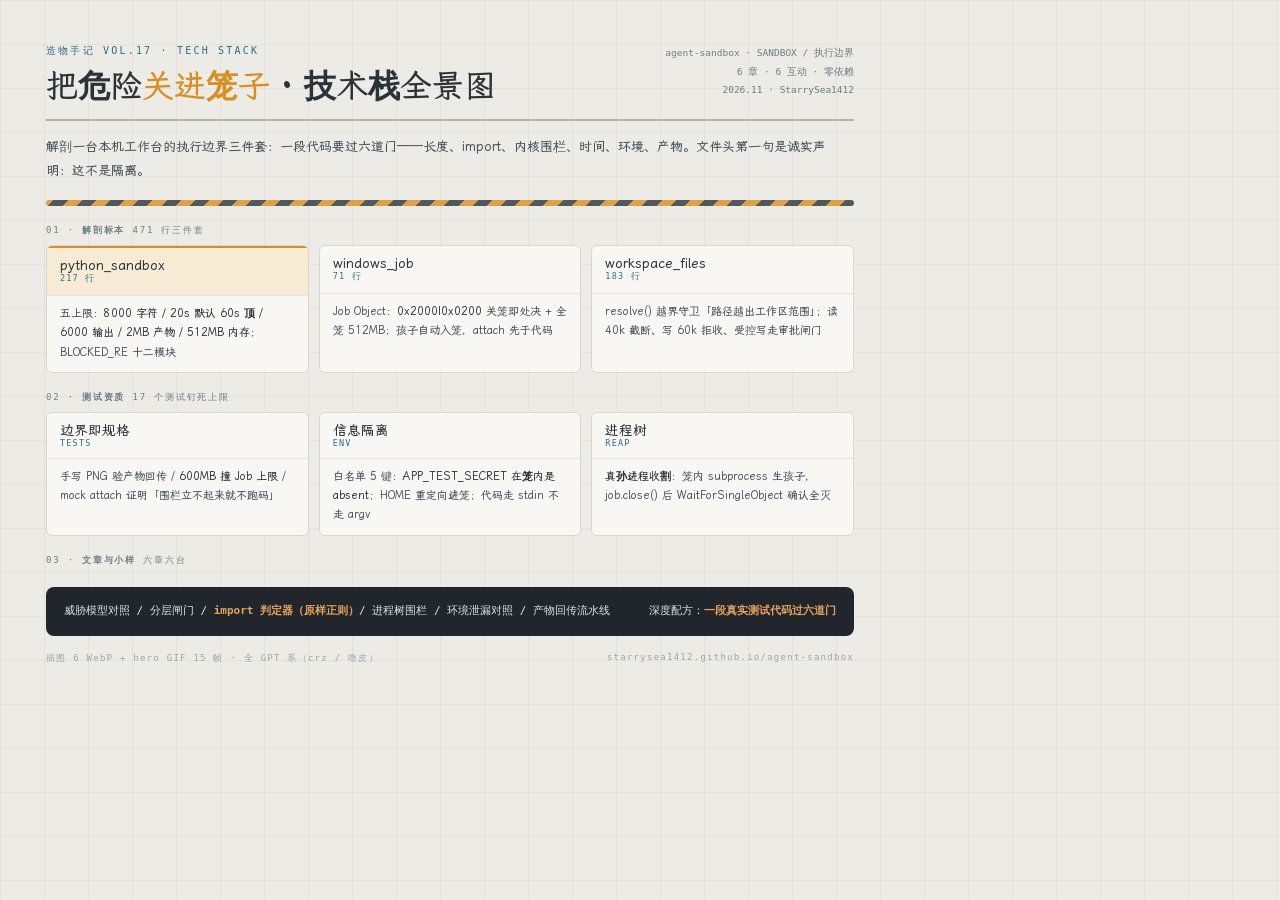
<file: docs/tech-stack.html>
<!DOCTYPE html>
<html lang="zh-CN">
<head>
<meta charset="utf-8"/>
<title>把危险关进笼子 · 技术栈全景图</title>
<style>
@font-face{font-family:"WenKai";src:url("../assets/wenkai-medium.woff2") format("woff2");font-weight:600 900;font-display:swap}
:root{
  --bg:#ecebe6;--surface:#f8f7f3;--ink:#2a3438;--ink2:#46555c;--muted:#6d7d84;--faint:#98a6ab;
  --line:#d8d7ce;--line2:#e5e4db;--steel:#2e6e83;--steel-soft:#e3edf1;--orange:#d98f1f;--orange-soft:#f7ebd5;
  --green:#3f8f5f;--red:#c2483a;--night:#20262b;--night-text:#d8e3e8;
  --mono:ui-monospace,Consolas,monospace;
}
*{box-sizing:border-box}html,body{margin:0;padding:0}
body{width:900px;background:var(--bg);color:var(--ink);font-family:"WenKai","Microsoft YaHei",sans-serif;padding:44px 46px 36px;
  background-image:linear-gradient(rgba(42,52,56,.05) 1px,transparent 1px),linear-gradient(90deg,rgba(42,52,56,.05) 1px,transparent 1px);background-size:44px 44px}
.head{display:flex;justify-content:space-between;align-items:flex-start;gap:20px;border-bottom:2px solid #b4b3a8;padding-bottom:14px}
.eyebrow{font-family:var(--mono);font-size:10px;letter-spacing:.22em;color:var(--steel);margin:0 0 9px}
h1{margin:0;font-size:32px;line-height:1.2;font-weight:800}h1 em{font-style:normal;color:var(--orange)}
.head .meta{text-align:right;font-family:var(--mono);font-size:9.5px;line-height:1.95;color:var(--muted);white-space:nowrap}
.dek{margin:14px 0 18px;font-size:13px;line-height:1.8;color:var(--ink2);max-width:780px}
.hazard{height:6px;border-radius:3px;margin:16px 0 0;background:repeating-linear-gradient(-45deg,var(--ink) 0 10px,var(--orange) 10px 20px);opacity:.8}
.sect{font-family:var(--mono);font-size:9px;letter-spacing:.2em;color:var(--muted);margin:18px 0 8px}
.cards{display:grid;grid-template-columns:repeat(3,1fr);gap:10px}
.card{border:1px solid var(--line);border-radius:6px;background:var(--surface);overflow:hidden}
.card .ch{padding:9px 13px 7px;border-bottom:1px solid var(--line2);font-weight:800;font-size:13.5px}
.card .ch small{display:block;font-family:var(--mono);font-size:8.5px;letter-spacing:.14em;color:var(--steel);margin-bottom:3px;font-weight:400}
.card .cb{padding:8px 13px 10px;font-size:11px;line-height:1.75;color:var(--ink2)}
.card .cb b{color:var(--ink)}
.card.hl .ch{background:var(--orange-soft);border-top:2px solid var(--orange)}
.bar{margin:20px 0 0;border-radius:8px;background:var(--night);color:var(--night-text);padding:14px 18px;font-family:var(--mono);font-size:11px;line-height:1.9;display:flex;justify-content:space-between;gap:14px;flex-wrap:wrap}
.bar b{color:#e8a45f}
.foot{margin-top:16px;font-family:var(--mono);font-size:9px;letter-spacing:.14em;color:var(--faint);display:flex;justify-content:space-between}
</style>
</head>
<body>
<div class="head">
  <div><div class="eyebrow">造物手记 VOL.17 · TECH STACK</div>
  <h1>把危险<em>关进笼子</em> · 技术栈全景图</h1></div>
  <div class="meta">agent-sandbox · SANDBOX / 执行边界<br/>6 章 · 6 互动 · 零依赖<br/>2026.11 · StarrySea1412</div>
</div>
<div class="dek">解剖一台本机工作台的执行边界三件套：一段代码要过六道门——长度、import、内核围栏、时间、环境、产物。文件头第一句是诚实声明：这不是隔离。</div>
<div class="hazard"></div>
<div class="sect">01 · <b>解剖标本</b> 471 行三件套</div>
<div class="cards">
  <div class="card hl"><div class="ch">python_sandbox<small>217 行</small></div><div class="cb">五上限：<b>8000 字符 / 20s 默认 60s 顶 / 6000 输出 / 2MB 产物 / 512MB 内存</b>；BLOCKED_RE 十二模块</div></div>
  <div class="card"><div class="ch">windows_job<small>71 行</small></div><div class="cb">Job Object：<b>0x2000|0x0200</b> 关笼即处决 + 全笼 512MB；孩子自动入笼，attach 先于代码</div></div>
  <div class="card"><div class="ch">workspace_files<small>183 行</small></div><div class="cb">resolve() 越界守卫「路径越出工作区范围」；读 40k 截断、写 60k 拒收、受控写走审批闸门</div></div>
</div>
<div class="sect">02 · <b>测试资质</b> 17 个测试钉死上限</div>
<div class="cards">
  <div class="card"><div class="ch">边界即规格<small>TESTS</small></div><div class="cb">手写 PNG 验产物回传 / <b>600MB 撞 Job 上限</b> / mock attach 证明「围栏立不起来就不跑码」</div></div>
  <div class="card"><div class="ch">信息隔离<small>ENV</small></div><div class="cb">白名单 5 键：<b>APP_TEST_SECRET 在笼内是 absent</b>；HOME 重定向进笼；代码走 stdin 不走 argv</div></div>
  <div class="card"><div class="ch">进程树<small>REAP</small></div><div class="cb"><b>真孙进程收割</b>：笼内 subprocess 生孩子，job.close() 后 WaitForSingleObject 确认全灭</div></div>
</div>
<div class="sect">03 · <b>文章与小样</b> 六章六台</div>
<div class="bar">
  <span>威胁模型对照 / 分层闸门 / <b>import 判定器（原样正则）</b>/ 进程树围栏 / 环境泄漏对照 / 产物回传流水线</span>
  <span>深度配方：<b>一段真实测试代码过六道门</b></span>
</div>
<div class="foot"><span>插图 6 WebP + hero GIF 15 帧 · 全 GPT 系（crz / 噜皮）</span><span>starrysea1412.github.io/agent-sandbox</span></div>
</body>
</html>
</file>
<file: assets/style.css>
@font-face{font-family:"WenKai";src:url("wenkai-medium.woff2") format("woff2");font-weight:300 900;font-style:normal;font-display:swap}
:root{
  --paper:#ecebe6;--paper-deep:#e2e1da;--card:#f8f7f3;--ink:#2a3438;--ink-soft:#46555c;
  --muted:#6d7d84;--faint:#98a6ab;--line:#d8d7ce;--line-strong:#b4b3a8;
  --steel:#2e6e83;--steel-soft:#e3edf1;--orange:#d98f1f;--orange-soft:#f7ebd5;
  --green:#3f8f5f;--green-soft:#e2f1e7;--red:#c2483a;--red-soft:#f7e4e1;
  --brass:#a8842c;--brass-soft:#f3ead4;--night:#20262b;--night-dim:#8fa3ad;
  --mono:Consolas,"JetBrains Mono",monospace;
}
*{box-sizing:border-box}
html{scroll-behavior:smooth}
body{margin:0;background:var(--paper);color:var(--ink);font-family:WenKai,"Microsoft YaHei",sans-serif;font-size:17px;line-height:1.85;
  background-image:radial-gradient(circle at 1px 1px,rgba(42,52,56,.05) 1px,transparent 0);background-size:26px 26px}
.wrap{max-width:980px;margin:0 auto;padding:0 26px}
a{color:var(--steel)}
code{font-family:var(--mono);font-size:.86em;background:var(--card);border:1px solid var(--line);border-radius:6px;padding:1px 7px;white-space:nowrap}
.topbar{display:flex;justify-content:space-between;align-items:center;gap:12px;padding:14px 0;border-bottom:1.5px solid var(--line-strong);flex-wrap:wrap}
.brand{display:flex;align-items:center;gap:10px;font-weight:700;letter-spacing:1px}
.brand small{font-family:var(--mono);color:var(--orange);letter-spacing:2px;font-size:13px}
.edition{display:flex;gap:10px;align-items:center;font-family:var(--mono);font-size:11.5px;color:var(--muted);letter-spacing:1px;flex-wrap:wrap}
.pack{display:inline-flex;align-items:center;gap:7px}
.pack-dot{width:8px;height:8px;border-radius:50%;background:var(--orange);box-shadow:0 0 0 3px var(--orange-soft)}
.hero{padding:44px 0 30px}
.eyebrow{display:flex;gap:12px;align-items:baseline;font-family:var(--mono);font-size:11px;letter-spacing:2px;color:var(--muted);margin:0 0 14px}
.eyebrow b{color:var(--orange);font-weight:700}
h1{font-size:54px;line-height:1.14;margin:0;font-weight:900;letter-spacing:.01em}
h1 em{font-style:normal;color:var(--orange)}
h1 .sub{display:block;font-size:16.5px;line-height:1.75;font-weight:400;color:var(--ink-soft);margin-top:16px;max-width:820px}
.hero-meta{display:flex;gap:8px;flex-wrap:wrap;margin-top:22px}
.pill{font-family:var(--mono);font-size:11px;letter-spacing:.5px;color:var(--muted);border:1.5px solid var(--line-strong);border-radius:999px;padding:6px 13px;background:var(--card)}
.pill b{color:var(--ink)}
.fig{background:var(--card);border:1.5px solid var(--line-strong);border-radius:14px;padding:16px;margin:22px 0}
.fig-cap{font-family:var(--mono);font-size:10.5px;color:var(--faint);letter-spacing:1px;margin-top:8px}
.chapter{padding:46px 0 8px}
.ch-head{display:flex;gap:16px;align-items:baseline;border-top:2.5px solid var(--line-strong);padding-top:16px}
.ch-no{font-family:var(--mono);font-size:12px;letter-spacing:2px;color:var(--orange);white-space:nowrap;font-weight:700}
h2{font-size:29px;margin:0;font-weight:900;line-height:1.3}
.ch-lead{font-size:17px;color:var(--ink-soft);margin:16px 0 0;max-width:860px}
h3{font-size:21px;margin:34px 0 10px;font-weight:900}
h3 .h3n{font-family:var(--mono);font-size:13px;color:var(--steel);letter-spacing:1px;margin-right:10px;font-weight:700}
p{margin:10px 0}
.warn,.good,.bad{font-family:var(--mono);font-size:.82em;font-weight:700;padding:1px 6px;border-radius:5px}
.warn{background:var(--brass-soft);color:var(--brass)}.good{background:var(--green-soft);color:var(--green)}.bad{background:var(--red-soft);color:var(--red)}
.note{background:var(--steel-soft);border-left:4px solid var(--steel);border-radius:0 12px 12px 0;padding:13px 18px;margin:20px 0;font-size:15.5px}
.note b{color:var(--steel)}
.tbl-wrap{overflow-x:auto;margin:20px 0;border:1px solid var(--line-strong);border-radius:14px}
table.tbl{width:100%;border-collapse:collapse;background:var(--card);font-size:14.5px;min-width:640px}
.tbl th{background:var(--ink);color:#eef1ee;padding:10px 16px;text-align:left;font-weight:500;letter-spacing:1px;white-space:nowrap}
.tbl td{padding:10px 16px;border-top:1px solid var(--line);vertical-align:top}
.tbl td.k{font-weight:700;white-space:nowrap;color:var(--ink-soft)}
.term{background:var(--night);border-radius:12px;overflow:hidden;margin:16px 0;box-shadow:0 3px 14px rgba(42,52,56,.18)}
.term-head{display:flex;align-items:center;gap:7px;padding:9px 14px;background:rgba(255,255,255,.06);border-bottom:1px solid rgba(255,255,255,.06)}
.term-head .d{width:11px;height:11px;border-radius:50%}
.term-head .d1{background:#e8604f}.term-head .d2{background:#e2b93d}.term-head .d3{background:#5fb56f}
.term-head .tt{margin-left:8px;font-family:var(--mono);font-size:11.5px;color:var(--night-dim);letter-spacing:1px}
.term pre{margin:0;padding:14px 18px;font-family:var(--mono);font-size:13px;line-height:1.75;color:#d8e3e8;overflow-x:auto;white-space:pre-wrap}
.term pre .c{color:var(--night-dim)}.term pre .p{color:#e88f4f;font-weight:700}.term pre .ok{color:#7fd3a2}.term pre .e{color:#e89085;font-weight:700}.term pre .k{color:#8fb8d8}.term pre .s{color:#c9b98a}
 .demo{background:var(--card);border:2px solid var(--line-strong);border-radius:16px;margin:30px 0;overflow:hidden;box-shadow:6px 6px 0 rgba(42,52,56,.14)}
.demo-head{display:flex;align-items:center;gap:12px;padding:12px 20px;background:var(--paper-deep);border-bottom:1.5px solid var(--line-strong);flex-wrap:wrap}
.demo-tag{font-family:var(--mono);font-size:11px;font-weight:700;letter-spacing:1px;color:#fff;background:var(--orange);border-radius:999px;padding:4px 13px}
.demo-title{font-weight:900;font-size:16.5px}
.demo-hint{margin-left:auto;font-family:var(--mono);font-size:11.5px;color:var(--muted);letter-spacing:.5px}
.demo-body{padding:18px 20px}
.demo-foot{border-top:1.5px dashed var(--line-strong);padding:11px 20px;font-size:13px;color:var(--muted);background:var(--paper)}
.btn-row{display:flex;gap:9px;flex-wrap:wrap;align-items:center;margin-top:12px}
.btn{font-family:var(--mono);font-size:13.5px;font-weight:700;letter-spacing:.5px;border:1.5px solid var(--line-strong);background:var(--card);color:var(--ink);border-radius:10px;padding:8px 16px;cursor:pointer;transition:.15s}
.btn:hover:not(:disabled){transform:translateY(-1px);border-color:var(--ink)}
.btn.primary{background:var(--orange);border-color:var(--orange);color:#fff}
.btn.primary:hover{background:#b87c17}
.btn.ghost{background:transparent}
.btn:disabled{opacity:.4;cursor:not-allowed;transform:none}
.chip{font-family:var(--mono);font-size:12.5px;border:1.5px solid var(--line-strong);border-radius:999px;padding:5px 14px;cursor:pointer;user-select:none;background:var(--card);color:var(--ink-soft)}
.chip.on{background:var(--steel);color:#fff;border-color:var(--steel)}
.readout{display:grid;grid-template-columns:repeat(auto-fit,minmax(150px,1fr));gap:10px;margin-top:14px}
.rd{background:var(--paper-deep);border:1px solid var(--line);border-radius:10px;padding:8px 13px;font-size:12px;color:var(--muted)}
.rd b{display:block;font-family:var(--mono);font-size:16px;color:var(--ink);margin-top:2px;font-weight:700}
.rd b.hot{color:#96650e}.rd b.okc{color:var(--green)}.rd b.badc{color:var(--red)}
.meridian{text-align:center;color:var(--faint);font-family:var(--mono);font-size:11px;letter-spacing:3px;margin:38px 0 6px}
.finale{background:var(--night);color:#d8e3e8;border-radius:18px;padding:34px 38px;margin:46px 0 20px;position:relative}
.finale h2{color:#f0e6c8;font-size:26px}
.finale p{color:#b8c6cd;font-size:15.5px}
.finale .beacon{position:absolute;right:26px;top:22px;font-family:var(--mono);font-size:13px;color:var(--brass);letter-spacing:3px}
.site-foot{display:flex;justify-content:space-between;gap:14px;flex-wrap:wrap;border-top:1.5px solid var(--line-strong);margin-top:34px;padding:18px 0 44px;font-family:var(--mono);font-size:11px;color:var(--faint);letter-spacing:.8px}
.cheat{display:grid;grid-template-columns:1fr 1fr;gap:10px;margin-top:18px}
.cheat .cc{border:2px solid var(--line-strong);border-radius:12px;background:var(--card);padding:12px 15px;box-shadow:3px 3px 0 rgba(42,52,56,.14);color:var(--ink);font-size:14.5px;line-height:1.7}
.cheat .cc b{color:var(--orange);font-family:var(--mono)}
@media (max-width:820px){
  h1{font-size:36px}.hero-grid{grid-template-columns:1fr}
  .cheat{grid-template-columns:1fr}
  body{font-size:16px}
}

/* ===== VOL.16 cockpit demo additions ===== */
.evt-log{font-family:var(--mono);font-size:12px;line-height:1.9;color:var(--ink-soft);max-height:250px;overflow-y:auto}
.evt-log .ln{padding:2px 8px;border-left:2px solid var(--line);margin:1px 0;background:rgba(42,52,56,.03)}
.evt-log .ln b{color:var(--steel);font-weight:700}
.evt-log .ln.warn b{color:var(--orange)}
.evt-log .ln.err b{color:var(--red)}
.evt-log .ln.ok b{color:var(--green)}
.evt-log .ts{color:var(--faint);margin-right:8px}
.lamp{font-family:var(--mono);font-size:12px;border:1.5px solid var(--line-strong);border-radius:999px;padding:5px 13px;color:var(--muted);background:var(--paper-deep);user-select:none}
.lamp.on{background:var(--green);border-color:var(--green);color:#fff;font-weight:700}
.lamp.mid{background:var(--orange);border-color:var(--orange);color:#fff;font-weight:700}
.lamp.end{background:var(--red);border-color:var(--red);color:#fff;font-weight:700}
.bubble{max-width:88%;padding:9px 14px;border-radius:12px;line-height:1.7;font-size:14px}
.bubble.user{align-self:flex-end;background:var(--steel);color:#fff;border-bottom-right-radius:4px}
.bubble.bot{align-self:flex-start;background:var(--paper-deep);border:1px solid var(--line-strong);color:var(--ink);border-bottom-left-radius:4px}
.bubble .sig{display:block;font-family:var(--mono);font-size:10px;color:var(--faint);margin-top:6px;letter-spacing:1px}
.mono-note{font-family:var(--mono)}
input[type=range]{-webkit-appearance:none;height:6px;border-radius:4px;background:var(--line-strong);outline:none}
input[type=range]::-webkit-slider-thumb{-webkit-appearance:none;width:18px;height:18px;border-radius:50%;background:var(--orange);cursor:pointer;border:3px solid var(--card)}
@media (max-width:820px){
  #d1-grid,#d5-body-grid,#d2-grid{grid-template-columns:1fr!important}
}

/* ===== VOL.17 sandbox theme signature ===== */
.hazard{height:8px;border-radius:4px;margin:0 0 18px;background:repeating-linear-gradient(-45deg,var(--ink) 0 11px,var(--orange) 11px 22px);opacity:.85}
.hazard.thin{height:5px;margin:26px 0 0}
.finale{border-top:8px solid transparent}
.gate-card{border:1.5px solid var(--line-strong);border-radius:12px;padding:10px 14px;background:var(--card);font-size:13.5px}
.gate-card b{font-family:var(--mono);font-size:12px;letter-spacing:1px}
.verdict{font-family:var(--mono);font-size:11px;font-weight:700;border-radius:999px;padding:3px 11px;white-space:nowrap}
.verdict.block{background:var(--red-soft);color:var(--red)}
.verdict.cap{background:var(--orange-soft);color:var(--brass)}
.verdict.allow{background:var(--green-soft);color:var(--green)}
.verdict.disclaim{background:var(--steel-soft);color:var(--steel)}
.wl-key{font-family:var(--mono);font-size:12px;border:1.5px solid var(--green);color:var(--green);border-radius:8px;padding:3px 10px;background:var(--green-soft)}
.wl-key.off{border-color:var(--line-strong);color:var(--faint);background:var(--paper-deep);text-decoration:line-through}
code{white-space:pre-wrap}
@media (max-width:820px){
  #d1-grid,#d5-grid,#d2-grid{grid-template-columns:1fr!important}
}
</file>
